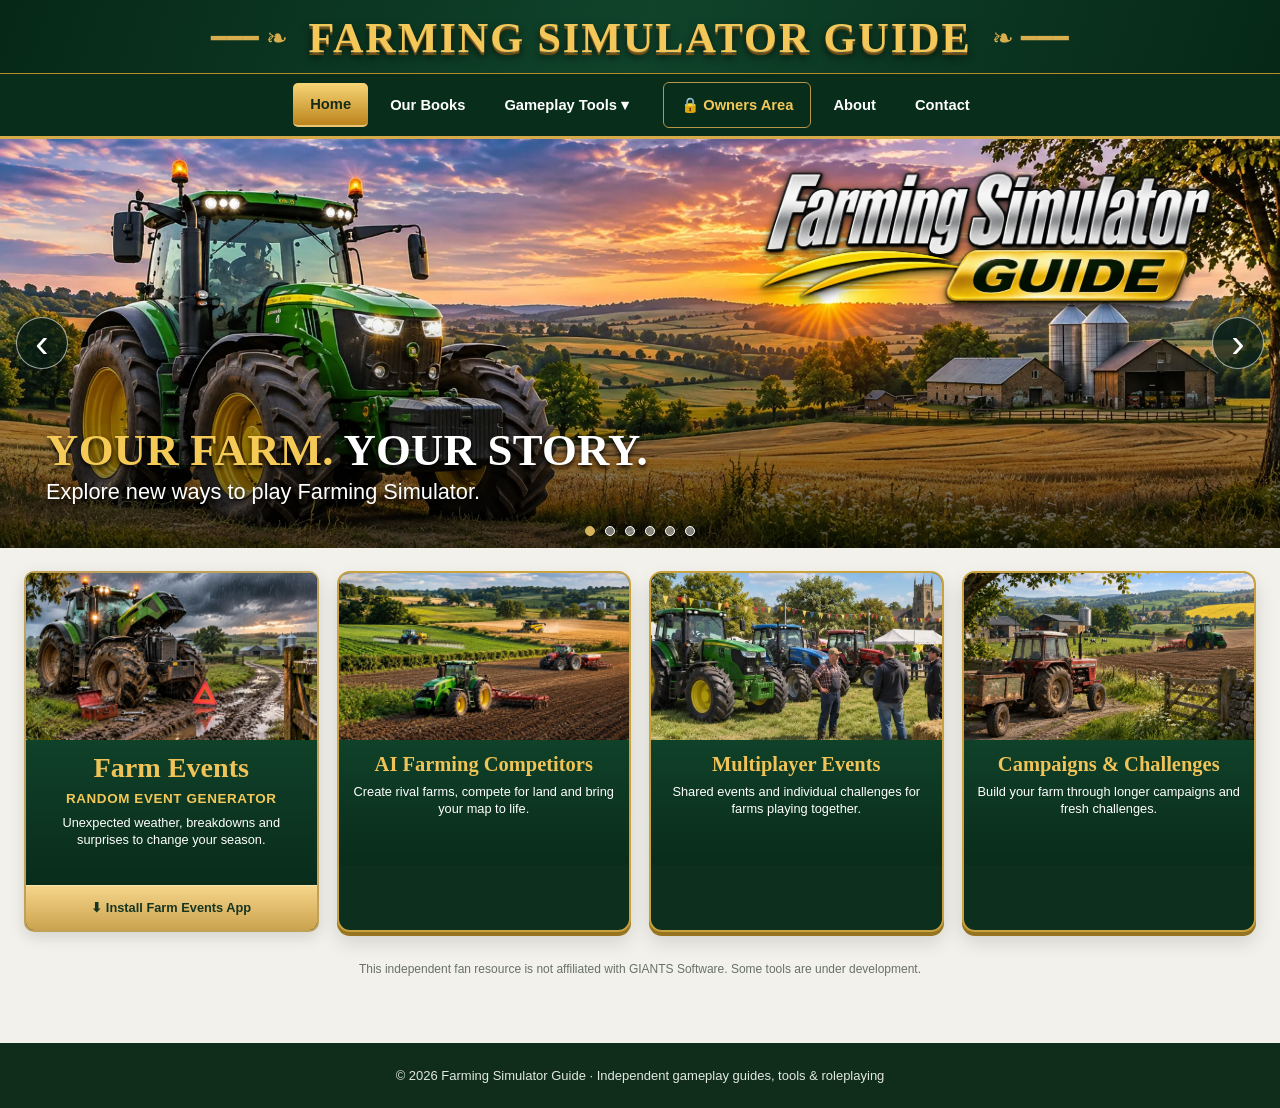
<file: index.html>
<!doctype html><html lang="en"><head><meta charset="utf-8"><meta name="viewport" content="width=device-width,initial-scale=1"><meta name="description" content="Farming Simulator Guide — gameplay tools, roleplaying guides and farming challenges."><title>Home | Farming Simulator Guide</title><link rel="stylesheet" href="style.css"><link rel="manifest" href="/manifest.webmanifest"><link rel="apple-touch-icon" href="/random-events/icons/icon-192.png"><meta name="theme-color" content="#062b1e"></head><body><header class="brand"><a href="index.html" aria-label="Farming Simulator Guide home"><span class="brand-line" aria-hidden="true">━━━ ❧</span><span class="brand-title">FARMING SIMULATOR GUIDE</span><span class="brand-line" aria-hidden="true">❧ ━━━</span></a></header><nav class="nav" aria-label="Main navigation"><a href="index.html">Home</a><a href="books.html">Our Books</a><div class="nav-menu"><button type="button" class="nav-toggle" aria-expanded="false">Gameplay Tools ▾</button><div class="nav-dropdown"><a href="farm-events-access.html">Farm Events</a><a href="ai-competitors.html">AI Farming Competitors</a><a href="multiplayer-events.html">Multiplayer Events</a></div></div><a href="book-owners.html" class="owners-nav-link">🔒 Owners Area</a><a href="about.html">About</a><a href="contact.html">Contact</a></nav><section class="slider" id="home" aria-label="Farming scenes slideshow"><div class="slide active first-slide" aria-hidden="false"><img class="slide-photo" src="assets/first-banner-no-stripe.webp" alt="Green tractor and countryside at sunset"><img class="hero-logo-image" src="assets/farming-simulator-guide-logo.png" alt="Farming Simulator Guide"><div class="caption"><h1><em>YOUR FARM.</em> YOUR STORY.</h1><p>Explore new ways to play Farming Simulator.</p></div></div><div class="slide " aria-hidden="true"><img class="slide-photo" src="assets/events.webp" alt="Fields and countryside"><div class="caption"><h1><em>MAKE EVERY SEASON</em> DIFFERENT</h1><p>New challenges. New opportunities. Every year.</p></div></div><div class="slide " aria-hidden="true"><img class="slide-photo" src="assets/competitors.webp" alt="Working farm landscape"><div class="caption"><h1><em>YOUR NEIGHBOURS.</em> YOUR RIVALS.</h1><p>Bring competing farms and changing fortunes to life.</p></div></div><div class="slide " aria-hidden="true"><img class="slide-photo" src="assets/books.webp" alt="Farm scene"><div class="caption"><h1><em>EXPECT THE</em> UNEXPECTED</h1><p>Random events can change the course of your farm.</p></div></div><div class="slide " aria-hidden="true"><img class="slide-photo" src="assets/owners.webp" alt="Rural farm"><div class="caption"><h1><em>BUILD YOUR FARMING</em> LEGACY</h1><p>Start small. Make decisions. Shape your future.</p></div></div><div class="slide " aria-hidden="true"><img class="slide-photo" src="assets/sixth-banner-clean.webp" alt="Green tractor on rolling farmland at sunset"><div class="caption"><h1><em>EVERY FARM</em> HAS A STORY</h1><p>Create a farming experience that is uniquely yours.</p></div></div><button class="slide-arrow previous" aria-label="Previous banner">‹</button><button class="slide-arrow next" aria-label="Next banner">›</button><div class="dots" aria-label="Select banner"></div></section><main id="tools"><div class="intro"><h2>Bring Your Farm to Life</h2><p>Realistic challenges, rival farmers and new ideas for every Farming Simulator season.</p></div><div class="grid"><div class="events-feature"><a class="tile" id="events" href="farm-events-access.html"><div class="pic"><img src="assets/box-events.webp" alt="Lightning storm and dramatic weather" loading="lazy"></div><div class="tile-copy"><h3>Farm Events</h3><div class="event-generator-label">RANDOM EVENT GENERATOR</div><p>Unexpected weather, breakdowns and surprises to change your season.</p></div></a><div class="home-install" id="homeInstallArea"><button class="home-install-button" type="button" id="installFreeApp">⬇ Install Farm Events App</button></div></div><a class="tile" id="competitors" href="ai-competitors.html"><div class="pic"><img src="assets/box-competitors.webp" alt="Neighbouring farms and agricultural machinery" loading="lazy"></div><div class="tile-copy"><h3>AI Farming Competitors</h3><p>Create rival farms, compete for land and bring your map to life.</p></div></a><a class="tile" id="guides" href="multiplayer-events.html"><div class="pic"><img src="assets/box-guides.webp" alt="Countryside farming scene" loading="lazy"></div><div class="tile-copy"><h3>Multiplayer Events</h3><p>Shared events and individual challenges for farms playing together.</p></div></a><a class="tile" id="campaigns" href="campaigns.html"><div class="pic"><img src="assets/box-campaigns.webp" alt="Older tractor and modern tractor working on neighbouring farms" loading="lazy"></div><div class="tile-copy"><h3>Campaigns &amp; Challenges</h3><p>Build your farm through longer campaigns and fresh challenges.</p></div></a></div><div class="install-help" id="installHelp" role="dialog" aria-modal="true" aria-labelledby="installHelpTitle" hidden><div class="install-help-panel"><h2 id="installHelpTitle">Install Farm Events</h2><p id="installHelpMessage"></p><button type="button" id="installHelpClose">Close</button></div></div><p class="note">This independent fan resource is not affiliated with GIANTS Software. Some tools are under development.</p></main><footer>© 2026 Farming Simulator Guide · Independent gameplay guides, tools &amp; roleplaying</footer><script src="slideshow.js" defer></script><script>document.querySelectorAll(".nav a").forEach(a=>{if(a.getAttribute("href")===location.pathname.split("/").pop()||(location.pathname.endsWith("/")&&a.getAttribute("href")==="index.html"))a.setAttribute("aria-current","page")})</script><script src="navigation.js" defer></script><script id="install-app-script">(function(){
let deferredPrompt=null;
const area=document.getElementById('homeInstallArea'),button=document.getElementById('installFreeApp'),dialog=document.getElementById('installHelp'),message=document.getElementById('installHelpMessage'),close=document.getElementById('installHelpClose');
const standalone=()=>window.matchMedia('(display-mode: standalone)').matches||navigator.standalone===true;
if(standalone())area.hidden=true;
window.addEventListener('beforeinstallprompt',event=>{event.preventDefault();deferredPrompt=event;});
window.addEventListener('appinstalled',()=>{deferredPrompt=null;area.hidden=true;});
function dismiss(){dialog.hidden=true;button.focus();}
close.addEventListener('click',dismiss);dialog.addEventListener('click',e=>{if(e.target===dialog)dismiss()});document.addEventListener('keydown',e=>{if(e.key==='Escape'&&!dialog.hidden)dismiss()});
button.addEventListener('click',async()=>{
if(deferredPrompt){const prompt=deferredPrompt;deferredPrompt=null;try{await prompt.prompt();const result=await prompt.userChoice;if(result?.outcome==='accepted')area.hidden=true;}catch(e){console.warn('Install prompt unavailable',e)}return;}
if(standalone())message.textContent='You are already using the installed app.';
else if(/iphone|ipad|ipod/i.test(navigator.userAgent))message.textContent='In Safari, tap Share, then Add to Home Screen.';
else if(/android/i.test(navigator.userAgent))message.textContent='In Chrome, tap the three-dot menu (⋮), then choose Install app or Add to Home screen.';
else message.textContent='In Chrome or Edge, use the browser menu and choose Install Farm Events or Install app. The available option depends on your browser.';
dialog.hidden=false;close.focus();
});
})();</script></body></html>
</file>
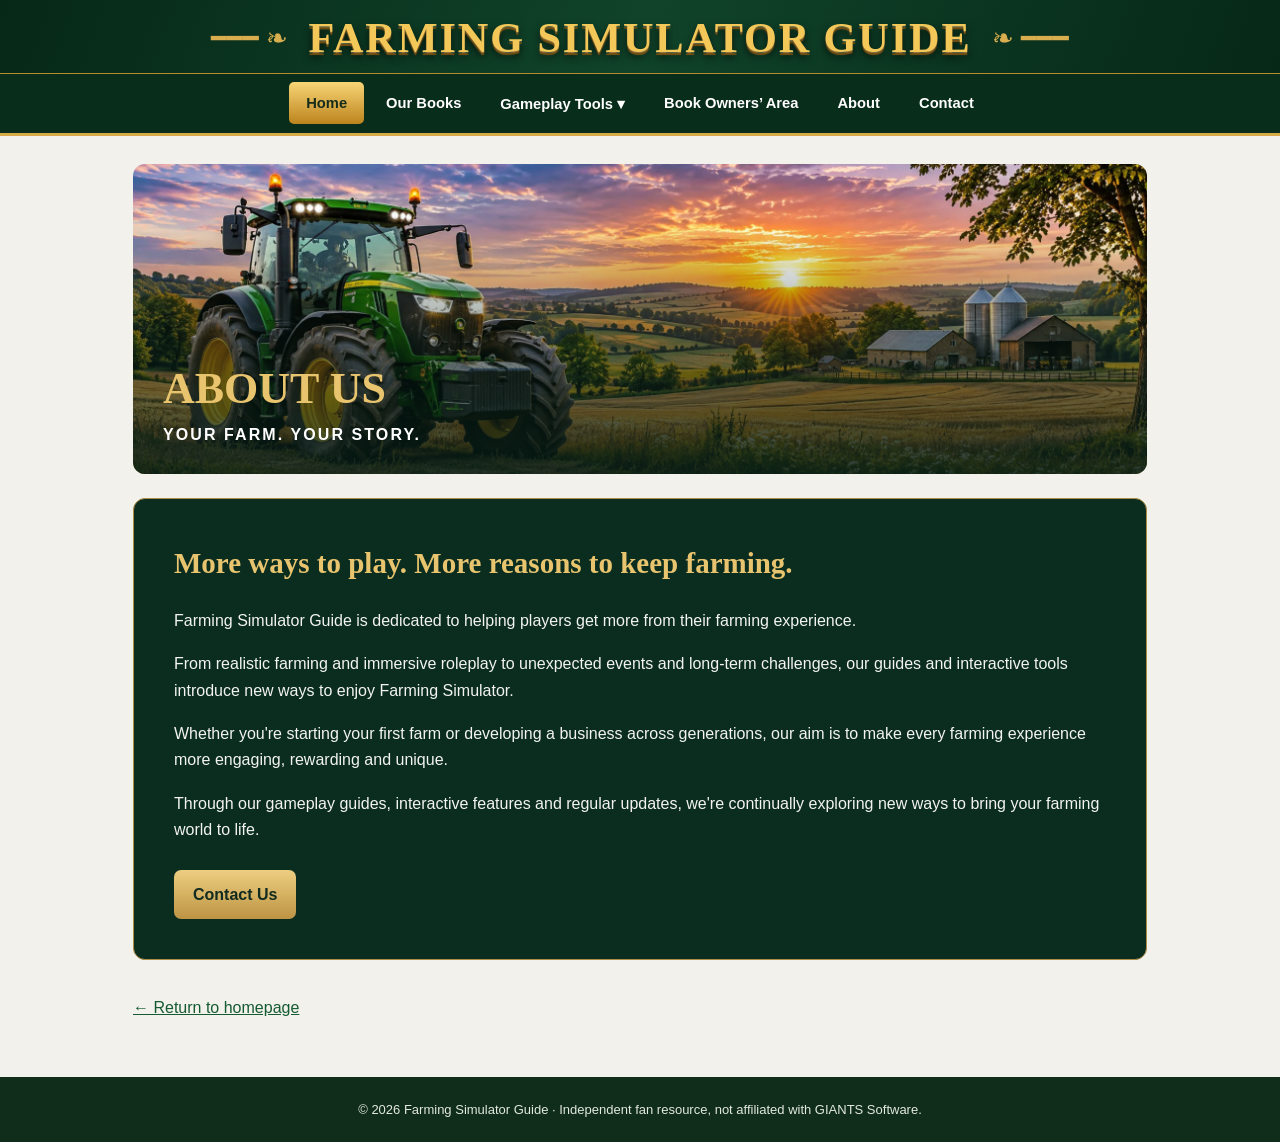
<file: about.html>
<!doctype html><html lang="en"><head><meta charset="utf-8"><meta name="viewport" content="width=device-width,initial-scale=1"><title>About Us | Farming Simulator Guide</title><link rel="stylesheet" href="style.css"></head><body><header class="brand"><a href="index.html" aria-label="Farming Simulator Guide home"><span class="brand-line" aria-hidden="true">━━━ ❧</span><span class="brand-title">FARMING SIMULATOR GUIDE</span><span class="brand-line" aria-hidden="true">❧ ━━━</span></a></header><nav class="nav" aria-label="Main navigation"><a href="index.html">Home</a><a href="books.html">Our Books</a><div class="nav-menu"><button type="button" class="nav-toggle" aria-expanded="false">Gameplay Tools ▾</button><div class="nav-dropdown"><a href="random-events/index.html">Random Events</a><a href="ai-competitors.html">AI Farming Competitors</a><a href="gameplay-guides.html">Gameplay Guides</a></div></div><a href="book-owners.html">Book Owners’ Area</a><a href="about.html">About</a><a href="contact.html">Contact</a></nav><main class="inner info-page">
<section class="info-hero"><img src="assets/first-banner-no-stripe.webp" alt="Farming countryside at sunset"><div class="info-hero-title"><h1>ABOUT US</h1><p>YOUR FARM. YOUR STORY.</p></div></section>
<section class="info-panel">
<h2>More ways to play. More reasons to keep farming.</h2>
<p>Farming Simulator Guide is dedicated to helping players get more from their farming experience.</p>
<p>From realistic farming and immersive roleplay to unexpected events and long-term challenges, our guides and interactive tools introduce new ways to enjoy Farming Simulator.</p>
<p>Whether you're starting your first farm or developing a business across generations, our aim is to make every farming experience more engaging, rewarding and unique.</p>
<p>Through our gameplay guides, interactive features and regular updates, we're continually exploring new ways to bring your farming world to life.</p>
<div class="info-actions"><a href="contact.html">Contact Us</a></div>
</section><a class="home-link" href="index.html">← Return to homepage</a></main><footer>© 2026 Farming Simulator Guide · Independent fan resource, not affiliated with GIANTS Software.</footer><script src="navigation.js" defer></script></body></html>
</file>
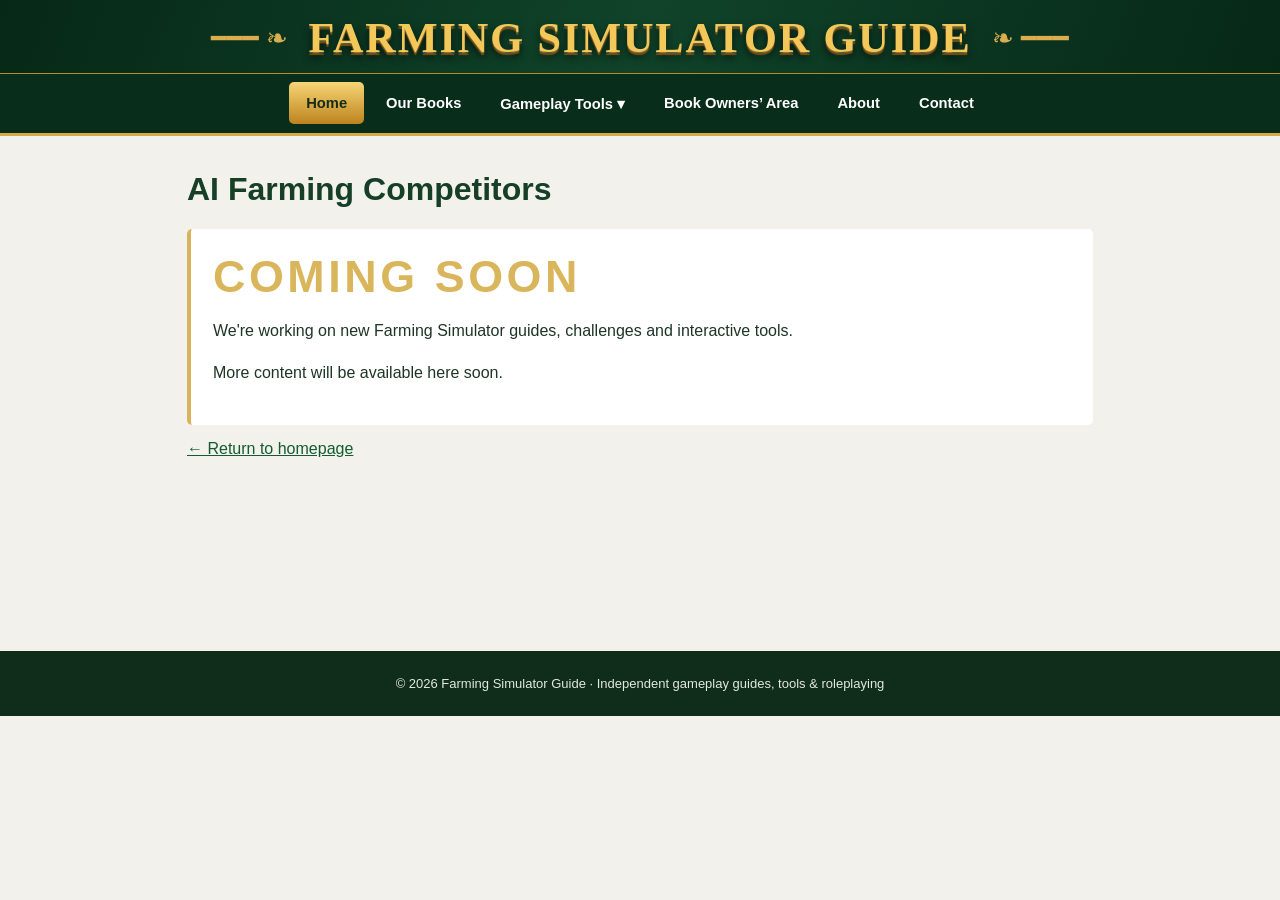
<file: ai-competitors.html>
<!doctype html><html lang="en"><head><meta charset="utf-8"><meta name="viewport" content="width=device-width,initial-scale=1"><meta name="description" content="Farming Simulator Guide — gameplay tools, roleplaying guides and farming challenges."><title>AI Farming Competitors | Farming Simulator Guide</title><link rel="stylesheet" href="style.css"></head><body><header class="brand"><a href="index.html" aria-label="Farming Simulator Guide home"><span class="brand-line" aria-hidden="true">━━━ ❧</span><span class="brand-title">FARMING SIMULATOR GUIDE</span><span class="brand-line" aria-hidden="true">❧ ━━━</span></a></header><nav class="nav" aria-label="Main navigation"><a href="index.html">Home</a><a href="books.html">Our Books</a><div class="nav-menu"><button type="button" class="nav-toggle" aria-expanded="false">Gameplay Tools ▾</button><div class="nav-dropdown"><a href="random-events/index.html">Random Events</a><a href="ai-competitors.html">AI Farming Competitors</a><a href="gameplay-guides.html">Gameplay Guides</a></div></div><a href="book-owners.html">Book Owners’ Area</a><a href="about.html">About</a><a href="contact.html">Contact</a></nav><main class="inner"><h1>AI Farming Competitors</h1><div class="coming"><h2 style="color:#d9b65b;font-size:clamp(1.7rem,4vw,2.8rem);margin:0 0 14px;letter-spacing:.08em">COMING SOON</h2><p>We're working on new Farming Simulator guides, challenges and interactive tools.</p><p>More content will be available here soon.</p></div><a class="home-link" href="index.html">← Return to homepage</a></main><footer>© 2026 Farming Simulator Guide · Independent gameplay guides, tools &amp; roleplaying</footer><script>document.querySelectorAll(".nav a").forEach(a=>{if(a.getAttribute("href")===location.pathname.split("/").pop()||(location.pathname.endsWith("/")&&a.getAttribute("href")==="index.html"))a.setAttribute("aria-current","page")})</script><script src="navigation.js" defer></script></body></html>
</file>
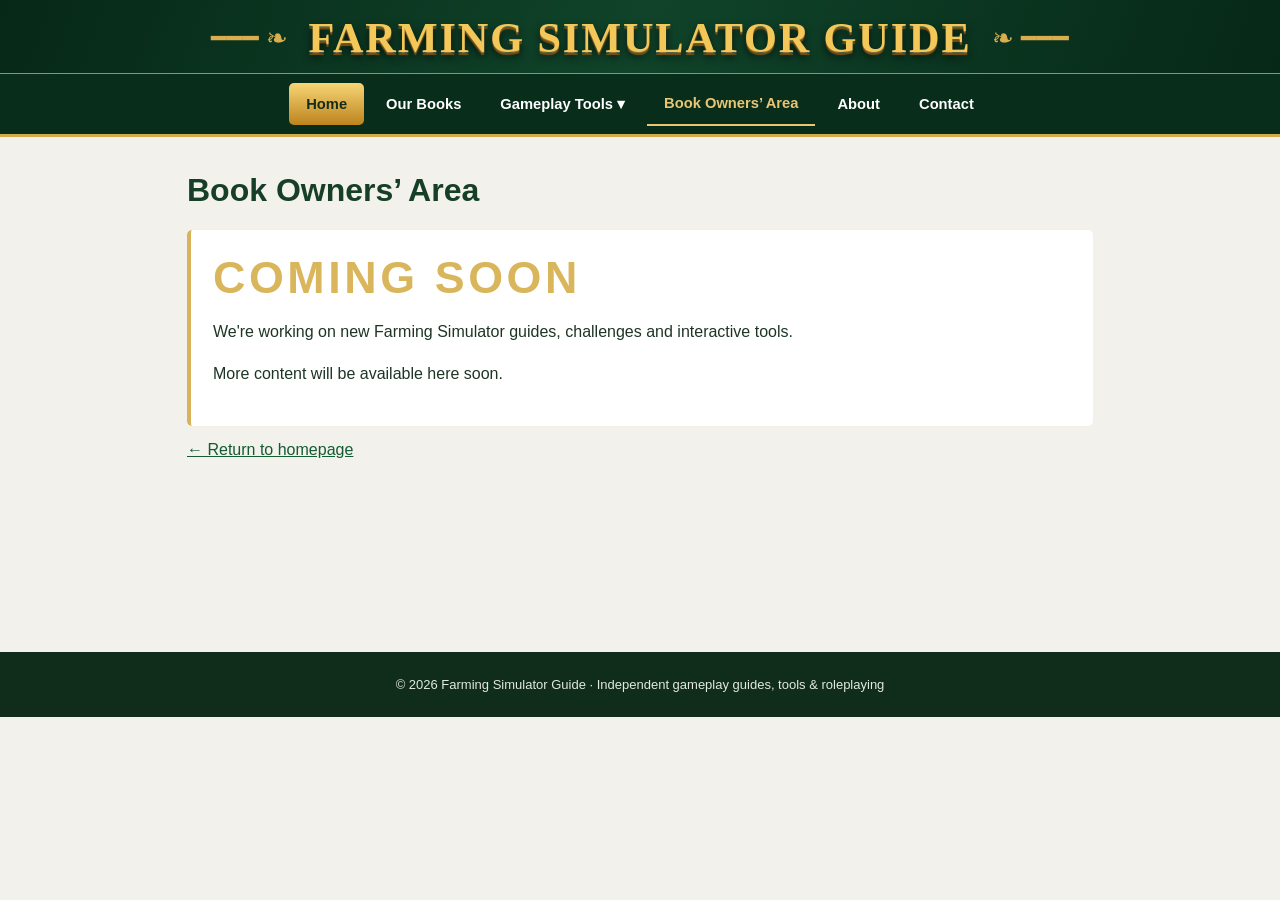
<file: book-owners.html>
<!doctype html><html lang="en"><head><meta charset="utf-8"><meta name="viewport" content="width=device-width,initial-scale=1"><meta name="description" content="Farming Simulator Guide — gameplay tools, roleplaying guides and farming challenges."><title>Book Owners’ Area | Farming Simulator Guide</title><link rel="stylesheet" href="style.css"></head><body><header class="brand"><a href="index.html" aria-label="Farming Simulator Guide home"><span class="brand-line" aria-hidden="true">━━━ ❧</span><span class="brand-title">FARMING SIMULATOR GUIDE</span><span class="brand-line" aria-hidden="true">❧ ━━━</span></a></header><nav class="nav" aria-label="Main navigation"><a href="index.html">Home</a><a href="books.html">Our Books</a><div class="nav-menu"><button type="button" class="nav-toggle" aria-expanded="false">Gameplay Tools ▾</button><div class="nav-dropdown"><a href="random-events/index.html">Random Events</a><a href="ai-competitors.html">AI Farming Competitors</a><a href="gameplay-guides.html">Gameplay Guides</a></div></div><a href="book-owners.html">Book Owners’ Area</a><a href="about.html">About</a><a href="contact.html">Contact</a></nav><main class="inner"><h1>Book Owners’ Area</h1><div class="coming"><h2 style="color:#d9b65b;font-size:clamp(1.7rem,4vw,2.8rem);margin:0 0 14px;letter-spacing:.08em">COMING SOON</h2><p>We're working on new Farming Simulator guides, challenges and interactive tools.</p><p>More content will be available here soon.</p></div><a class="home-link" href="index.html">← Return to homepage</a></main><footer>© 2026 Farming Simulator Guide · Independent gameplay guides, tools &amp; roleplaying</footer><script>document.querySelectorAll(".nav a").forEach(a=>{if(a.getAttribute("href")===location.pathname.split("/").pop()||(location.pathname.endsWith("/")&&a.getAttribute("href")==="index.html"))a.setAttribute("aria-current","page")})</script><script src="navigation.js" defer></script></body></html>
</file>
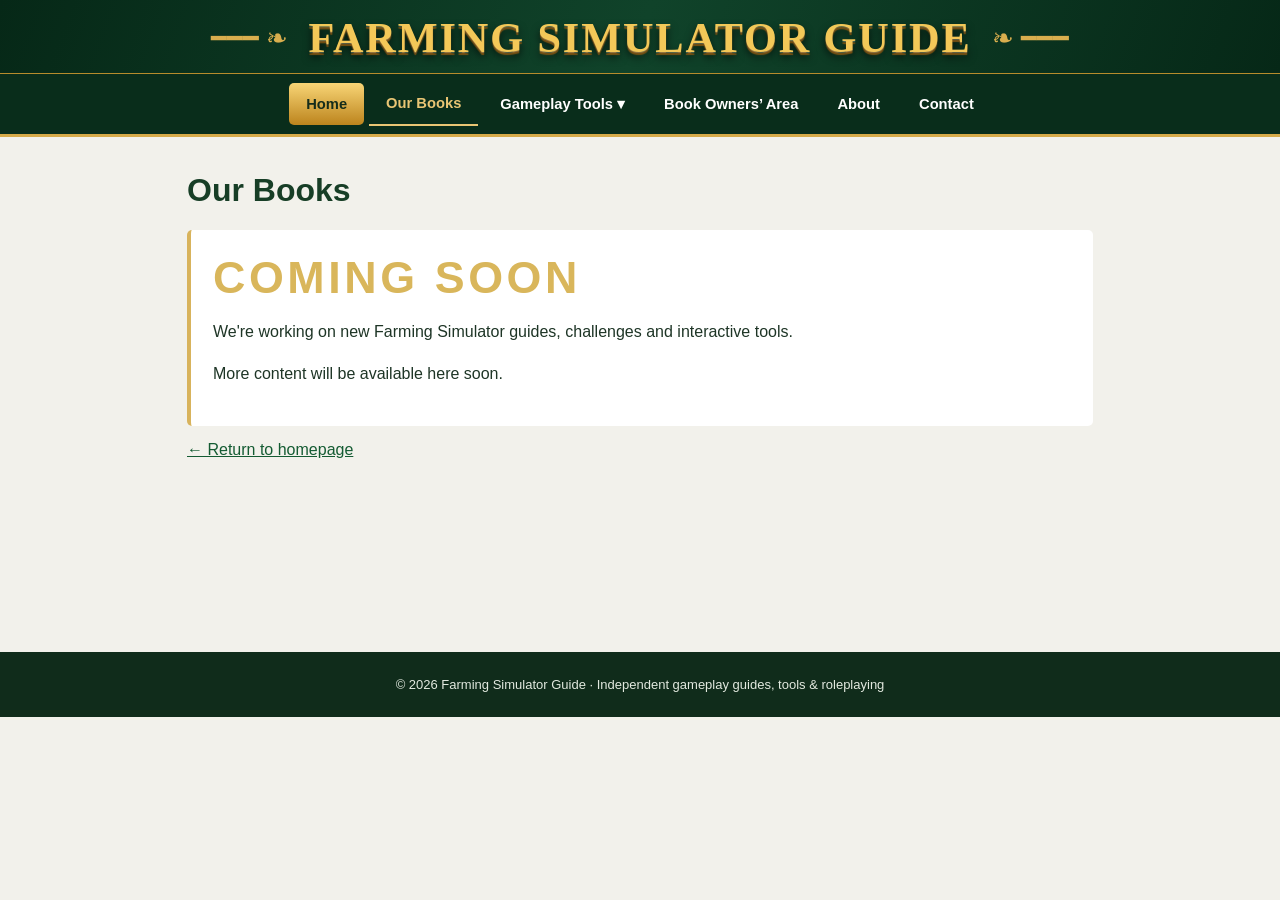
<file: books.html>
<!doctype html><html lang="en"><head><meta charset="utf-8"><meta name="viewport" content="width=device-width,initial-scale=1"><meta name="description" content="Farming Simulator Guide — gameplay tools, roleplaying guides and farming challenges."><title>Our Books | Farming Simulator Guide</title><link rel="stylesheet" href="style.css"></head><body><header class="brand"><a href="index.html" aria-label="Farming Simulator Guide home"><span class="brand-line" aria-hidden="true">━━━ ❧</span><span class="brand-title">FARMING SIMULATOR GUIDE</span><span class="brand-line" aria-hidden="true">❧ ━━━</span></a></header><nav class="nav" aria-label="Main navigation"><a href="index.html">Home</a><a href="books.html">Our Books</a><div class="nav-menu"><button type="button" class="nav-toggle" aria-expanded="false">Gameplay Tools ▾</button><div class="nav-dropdown"><a href="random-events/index.html">Random Events</a><a href="ai-competitors.html">AI Farming Competitors</a><a href="gameplay-guides.html">Gameplay Guides</a></div></div><a href="book-owners.html">Book Owners’ Area</a><a href="about.html">About</a><a href="contact.html">Contact</a></nav><main class="inner"><h1>Our Books</h1><div class="coming"><h2 style="color:#d9b65b;font-size:clamp(1.7rem,4vw,2.8rem);margin:0 0 14px;letter-spacing:.08em">COMING SOON</h2><p>We're working on new Farming Simulator guides, challenges and interactive tools.</p><p>More content will be available here soon.</p></div><a class="home-link" href="index.html">← Return to homepage</a></main><footer>© 2026 Farming Simulator Guide · Independent gameplay guides, tools &amp; roleplaying</footer><script>document.querySelectorAll(".nav a").forEach(a=>{if(a.getAttribute("href")===location.pathname.split("/").pop()||(location.pathname.endsWith("/")&&a.getAttribute("href")==="index.html"))a.setAttribute("aria-current","page")})</script><script src="navigation.js" defer></script></body></html>
</file>
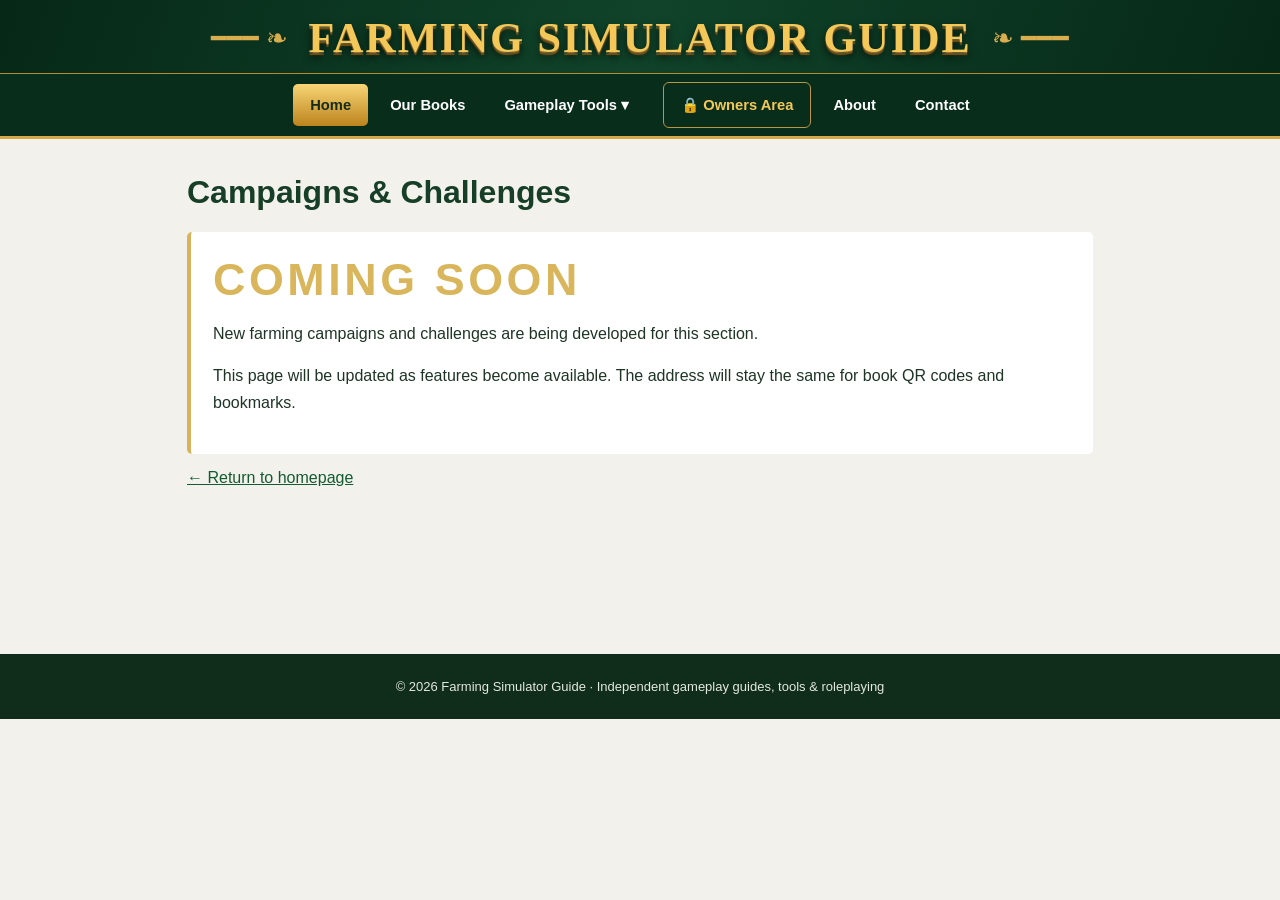
<file: campaigns.html>
<!doctype html><html lang="en"><head><meta charset="utf-8"><meta name="viewport" content="width=device-width,initial-scale=1"><meta name="description" content="Farming Simulator Guide — gameplay tools, roleplaying guides and farming challenges."><title>Campaigns &amp; Challenges | Farming Simulator Guide</title><link rel="stylesheet" href="style.css"></head><body><header class="brand"><a href="index.html" aria-label="Farming Simulator Guide home"><span class="brand-line" aria-hidden="true">━━━ ❧</span><span class="brand-title">FARMING SIMULATOR GUIDE</span><span class="brand-line" aria-hidden="true">❧ ━━━</span></a></header><nav class="nav" aria-label="Main navigation"><a href="index.html">Home</a><a href="books.html">Our Books</a><div class="nav-menu"><button type="button" class="nav-toggle" aria-expanded="false">Gameplay Tools ▾</button><div class="nav-dropdown"><a href="random-events/index.html">Random Events</a><a href="ai-competitors.html">AI Farming Competitors</a><a href="gameplay-guides.html">Gameplay Guides</a></div></div><a href="book-owners.html" class="owners-nav-link">🔒 Owners Area</a><a href="about.html">About</a><a href="contact.html">Contact</a></nav><main class="inner"><h1>Campaigns &amp; Challenges</h1><div class="coming"><h2 style="color:#d9b65b;font-size:clamp(1.7rem,4vw,2.8rem);margin:0 0 14px;letter-spacing:.08em">COMING SOON</h2><p>New farming campaigns and challenges are being developed for this section.</p><p>This page will be updated as features become available. The address will stay the same for book QR codes and bookmarks.</p></div><a class="home-link" href="index.html">← Return to homepage</a></main><footer>© 2026 Farming Simulator Guide · Independent gameplay guides, tools &amp; roleplaying</footer><script>document.querySelectorAll(".nav a").forEach(a=>{if(a.getAttribute("href")===location.pathname.split("/").pop()||(location.pathname.endsWith("/")&&a.getAttribute("href")==="index.html"))a.setAttribute("aria-current","page")})</script><script src="navigation.js" defer></script></body></html>
</file>
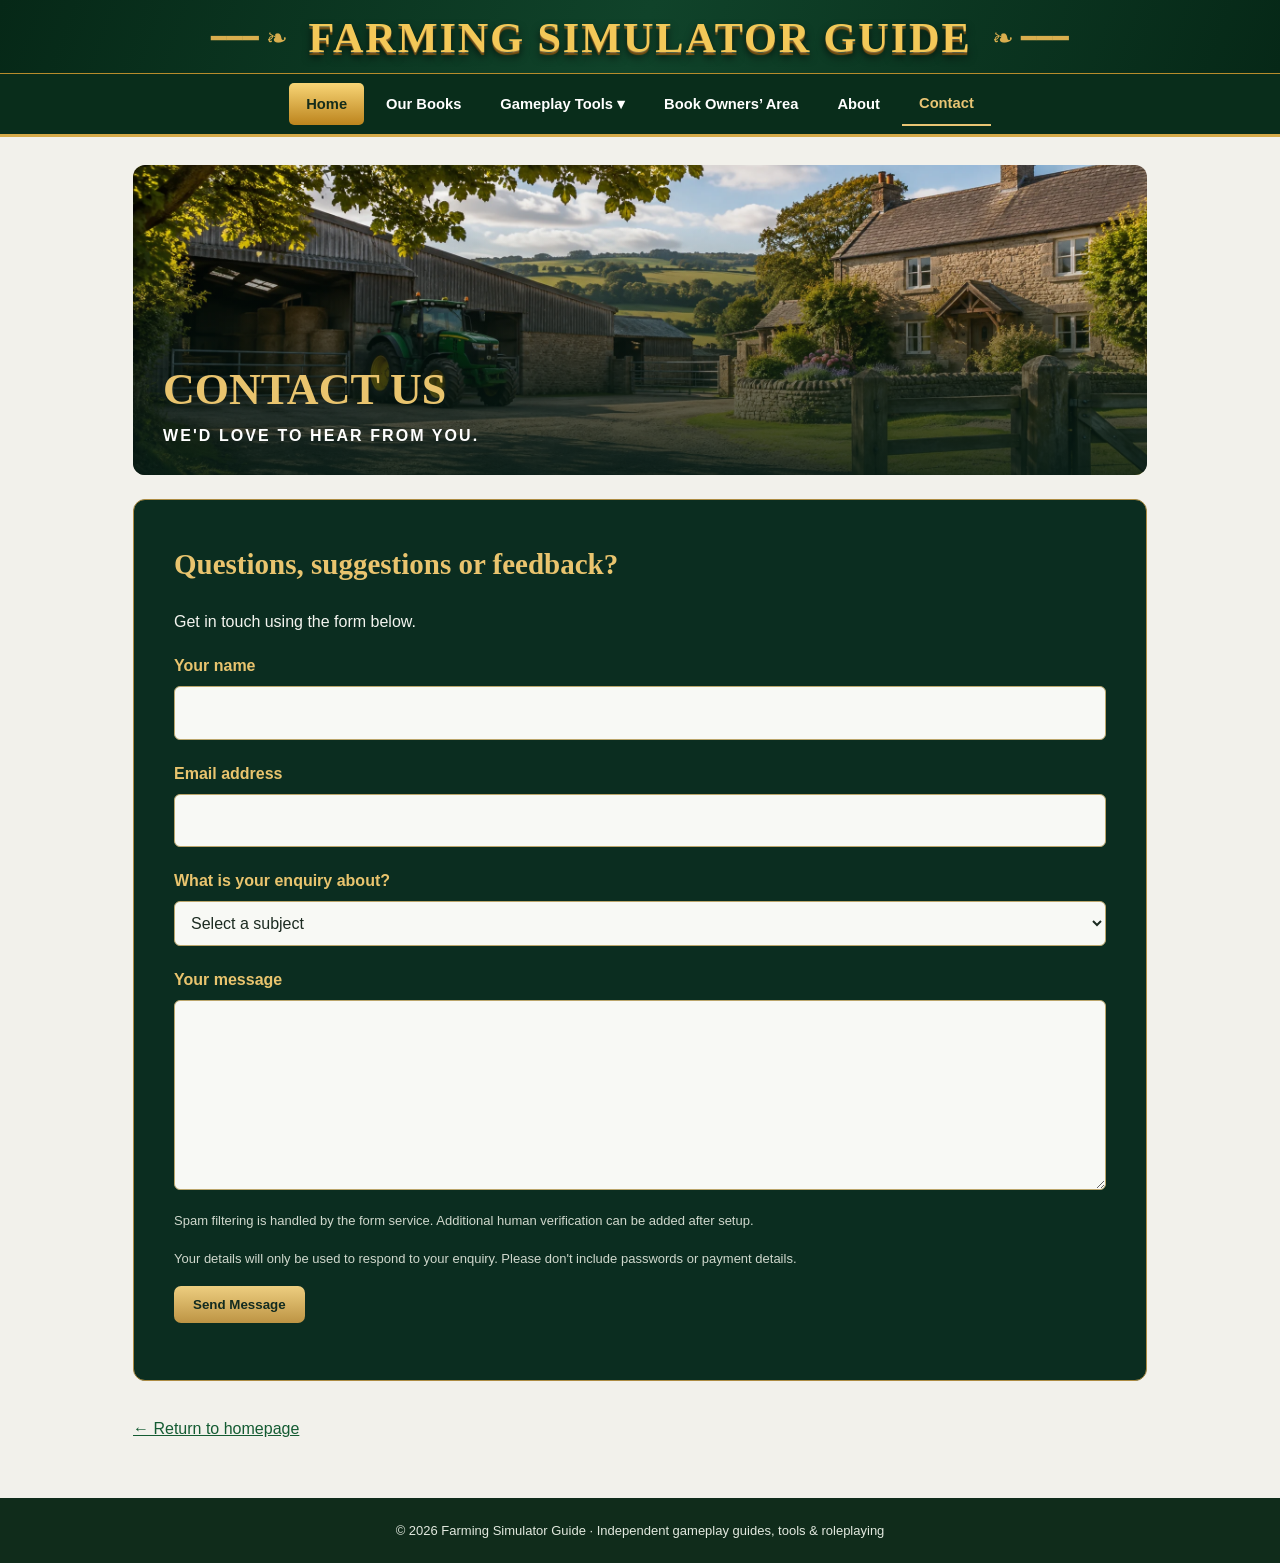
<file: contact.html>
<!doctype html><html lang="en"><head><meta charset="utf-8"><meta name="viewport" content="width=device-width,initial-scale=1"><meta name="description" content="Farming Simulator Guide — gameplay tools, roleplaying guides and farming challenges."><title>Contact Us | Farming Simulator Guide</title><link rel="stylesheet" href="style.css"></head><body><header class="brand"><a href="index.html" aria-label="Farming Simulator Guide home"><span class="brand-line" aria-hidden="true">━━━ ❧</span><span class="brand-title">FARMING SIMULATOR GUIDE</span><span class="brand-line" aria-hidden="true">❧ ━━━</span></a></header><nav class="nav" aria-label="Main navigation"><a href="index.html">Home</a><a href="books.html">Our Books</a><div class="nav-menu"><button type="button" class="nav-toggle" aria-expanded="false">Gameplay Tools ▾</button><div class="nav-dropdown"><a href="random-events/index.html">Random Events</a><a href="ai-competitors.html">AI Farming Competitors</a><a href="gameplay-guides.html">Gameplay Guides</a></div></div><a href="book-owners.html">Book Owners’ Area</a><a href="about.html">About</a><a href="contact.html">Contact</a></nav><main class="inner info-page">
<section class="info-hero"><img src="assets/contact-farmyard.webp" alt="Welcoming country farmyard with farmhouse and tractor"><div class="info-hero-title"><h1>CONTACT US</h1><p>WE'D LOVE TO HEAR FROM YOU.</p></div></section>
<section class="info-panel">
<h2>Questions, suggestions or feedback?</h2><p>Get in touch using the form below.</p>
<form id="contactForm" action="https://formspree.io/f/xrpqpjdd" method="POST">
<div class="form-row"><label for="contactName">Your name</label><input id="contactName" name="name" autocomplete="name" required maxlength="100"></div>
<div class="form-row"><label for="contactEmail">Email address</label><input id="contactEmail" name="email" type="email" autocomplete="email" required maxlength="254"></div>
<div class="form-row"><label for="contactSubject">What is your enquiry about?</label><select id="contactSubject" name="subject" required><option value="">Select a subject</option><option>General Enquiry</option><option>Farm Events</option><option>Book Owners &amp; Access</option><option>Report a Problem</option><option>Suggest a Feature</option><option>Other</option></select></div>
<div class="form-row"><label for="contactMessage">Your message</label><textarea id="contactMessage" name="message" rows="6" required maxlength="5000"></textarea></div>
<p class="contact-note">Spam filtering is handled by the form service. Additional human verification can be added after setup.</p>
<p class="contact-note">Your details will only be used to respond to your enquiry. Please don't include passwords or payment details.</p>
<button id="contactSubmit" type="submit">Send Message</button>
<p id="contactStatus" role="status" aria-live="polite"></p>
</form>
</section><a class="home-link" href="index.html">← Return to homepage</a></main><footer>© 2026 Farming Simulator Guide · Independent gameplay guides, tools &amp; roleplaying</footer><script>document.querySelectorAll(".nav a").forEach(a=>{if(a.getAttribute("href")===location.pathname.split("/").pop()||(location.pathname.endsWith("/")&&a.getAttribute("href")==="index.html"))a.setAttribute("aria-current","page")})</script><script src="navigation.js" defer></script><script src="contact-form.js" defer></script></body></html>
</file>
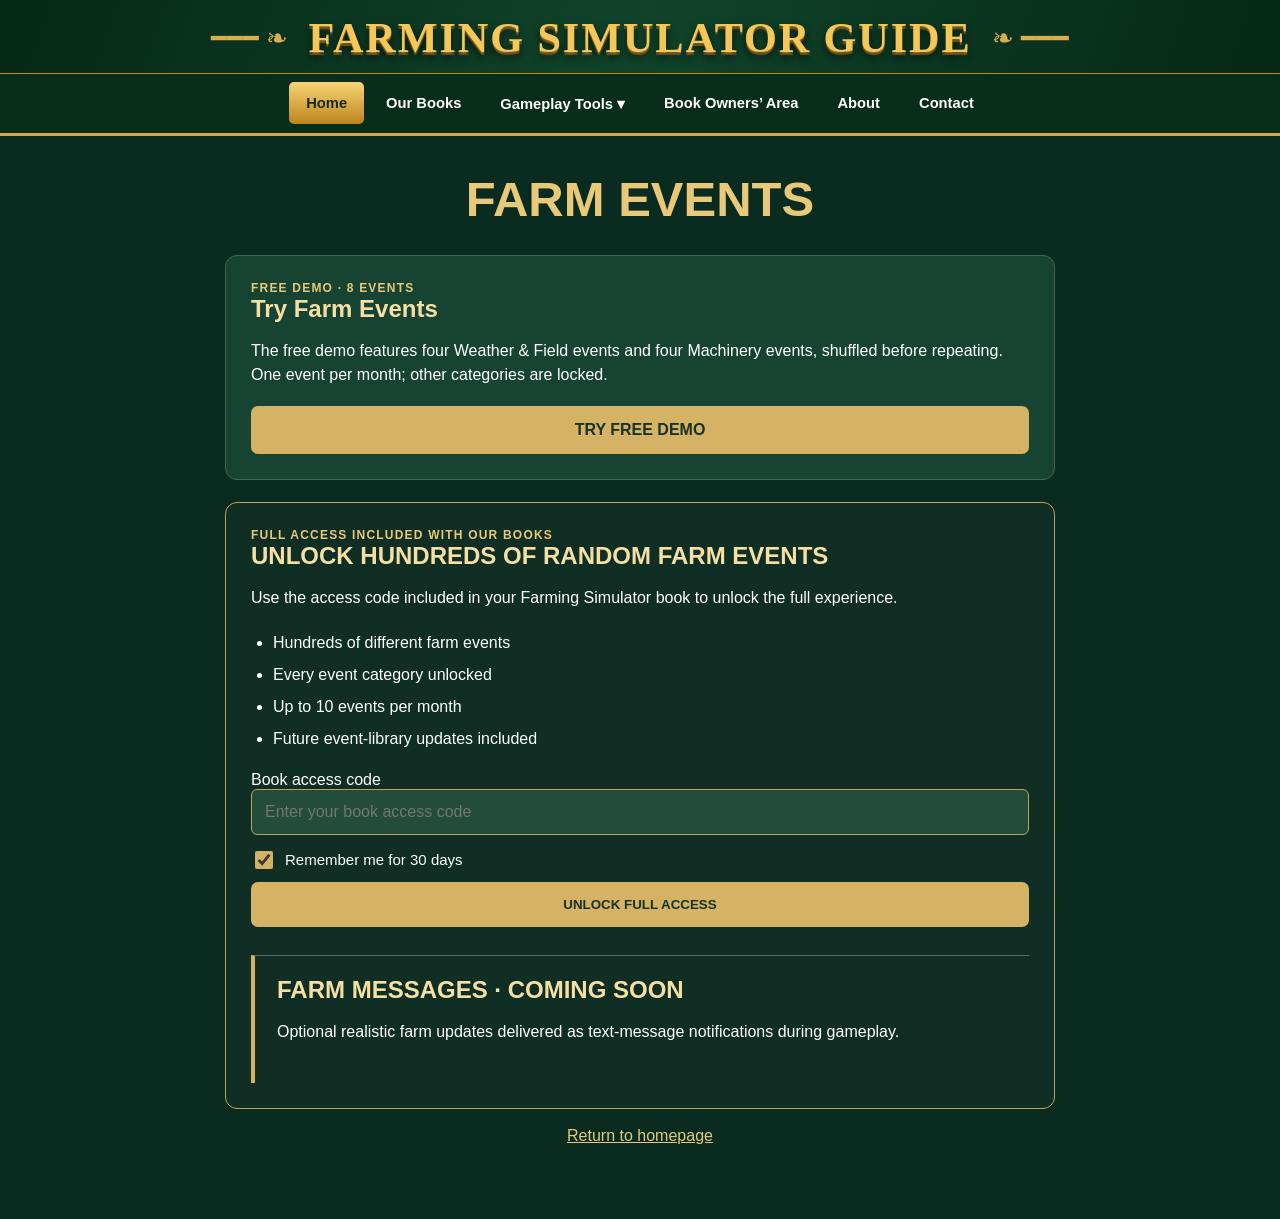
<file: farm-events-access.html>
<!doctype html><html lang="en"><head><meta charset="utf-8"><meta name="viewport" content="width=device-width,initial-scale=1"><title>Farm Events Access | Farming Simulator Guide</title><link rel="stylesheet" href="style.css"><style>
body{background:#092b20;color:#fff;font-family:Arial,sans-serif;margin:0} .access{max-width:830px;margin:35px auto 70px;padding:0 18px}.access h1{text-align:center;color:#e8c879;font-size:clamp(30px,6vw,49px);margin-bottom:8px}.intro{text-align:center;color:#e4d7ad}.access-grid{display:grid;gap:22px;margin-top:28px}.access-card{background:#174432;border-radius:12px;padding:25px;border:1px solid #41684f}.access-card.full{background:#102e23;border-color:#bfa25d}.access h2{margin:0 0 12px;color:#f4e0a4}.access p{line-height:1.55}.access ul{line-height:2;padding-left:22px}.access .cta{display:block;text-align:center;background:#d6b364;color:#173324;text-decoration:none;padding:15px;border-radius:7px;font-weight:700;margin-top:18px}.access .note{color:#e1d7bf;font-size:13px}.access .tag{font-size:12px;letter-spacing:1.2px;color:#e8c879;font-weight:700}.access .coming{background:transparent!important;color:#fff!important;border-top:1px solid #507158;margin-top:20px;padding-top:20px;border-radius:0;box-shadow:none}.access .coming h2{color:#f4e0a4!important}.access .coming p{color:#fff!important}.access .code{width:100%;box-sizing:border-box;background:#244c3a;color:#fff;border:1px solid #bfa25d;border-radius:6px;padding:13px;font-size:16px}.access .disabled{opacity:.65;cursor:not-allowed;border:0;width:100%;padding:15px;background:#d6b364;color:#173324;font-weight:700;border-radius:7px;margin-top:10px} .brandline{text-align:center;padding:23px 10px;background:#06251b;border-bottom:2px solid #9d8041;color:#dfc57f;letter-spacing:2px;font-weight:bold}.access{box-sizing:content-box}.return{text-align:center;margin-top:15px}.return a{color:#e8c879}</style></head><body>
<header class="brand"><a href="index.html" aria-label="Farming Simulator Guide home"><span class="brand-line" aria-hidden="true">━━━ ❧</span><span class="brand-title">FARMING SIMULATOR GUIDE</span><span class="brand-line" aria-hidden="true">❧ ━━━</span></a></header><nav class="nav" aria-label="Main navigation"><a href="index.html">Home</a><a href="books.html">Our Books</a><div class="nav-menu"><button type="button" class="nav-toggle" aria-expanded="false">Gameplay Tools ▾</button><div class="nav-dropdown"><a href="farm-events-access.html">Farm Events</a><a href="ai-competitors.html">AI Farming Competitors</a><a href="multiplayer-events.html">Multiplayer Events</a></div></div><a href="book-owners.html">Book Owners’ Area</a><a href="about.html">About</a><a href="contact.html">Contact</a></nav><main class="access"><h1>FARM EVENTS</h1><p class="intro">Bring your farm to life with realistic random events.</p>
<div class="access-grid"><section class="access-card"><div class="tag">FREE DEMO · 8 EVENTS</div><h2>Try Farm Events</h2><p>The free demo features four Weather &amp; Field events and four Machinery events, shuffled before repeating. One event per month; other categories are locked.</p><a class="cta" href="random-events/demo.html">TRY FREE DEMO</a></section>
<section class="access-card full"><div class="tag">FULL ACCESS INCLUDED WITH OUR BOOKS</div><h2>UNLOCK HUNDREDS OF RANDOM FARM EVENTS</h2><p>Use the access code included in your Farming Simulator book to unlock the full experience.</p><ul><li>Hundreds of different farm events</li><li>Every event category unlocked</li><li>Up to 10 events per month</li><li>Future event-library updates included</li></ul><label for="book-code">Book access code</label><input id="book-code" class="code" placeholder="Enter your book access code" autocomplete="off"><label style="display:flex;align-items:center;gap:9px;margin-top:13px;color:#fff;font-size:15px"><input type="checkbox" id="remember-access" checked style="width:18px;height:18px;accent-color:#d6b364">Remember me for 30 days</label><button class="disabled" id="unlock" type="button" style="opacity:1;cursor:pointer">UNLOCK FULL ACCESS</button><p id="unlock-status" role="status" class="note" aria-live="polite"></p><div class="coming"><h2>FARM MESSAGES · COMING SOON</h2><p>Optional realistic farm updates delivered as text-message notifications during gameplay.</p></div></section></div><p class="return"><a href="index.html">Return to homepage</a></p></main><script>
(function(){
const input=document.getElementById('book-code');
const status=document.getElementById('unlock-status');
const remember=document.getElementById('remember-access');
const KEY='fsg-farm-events-remember-until';
const LEGACY='fsg-book-demo-access';
const THIRTY_DAYS=30*24*60*60*1000;
const params=new URLSearchParams(location.search);
if(params.has('logout')){
  try{localStorage.removeItem(KEY);localStorage.removeItem(LEGACY);
      sessionStorage.removeItem('fsg-farm-events-session');}catch(e){}
  history.replaceState(null,'',location.pathname);
  status.textContent='You have logged out of Farm Events.';
}else{
  try{
    const until=Number(localStorage.getItem(KEY));
    const session=sessionStorage.getItem('fsg-farm-events-session')==='yes';
    if((Number.isFinite(until)&&until>Date.now())||session){
      location.replace('random-events/index.html');
      return;
    }
    if(until) localStorage.removeItem(KEY);
  }catch(e){}
}
function unlock(){
  if(input.value.trim().replace(/\\s+/g,' ').toUpperCase()==='MY FARM'){
    try{
      localStorage.setItem(LEGACY,'yes');
      if(remember.checked){
        localStorage.setItem(KEY,String(Date.now()+THIRTY_DAYS));
        sessionStorage.removeItem('fsg-farm-events-session');
      }else{
        localStorage.removeItem(KEY);
        sessionStorage.setItem('fsg-farm-events-session','yes');
      }
    }catch(e){}
    location.href='random-events/index.html';
  }else{
    status.textContent='That access code is not recognised. Please try again.';
  }
}
document.getElementById('unlock').addEventListener('click',unlock);
input.addEventListener('keydown',e=>{if(e.key==='Enter')unlock()});
})();</script><script src="navigation.js"></script></body></html>
</file>
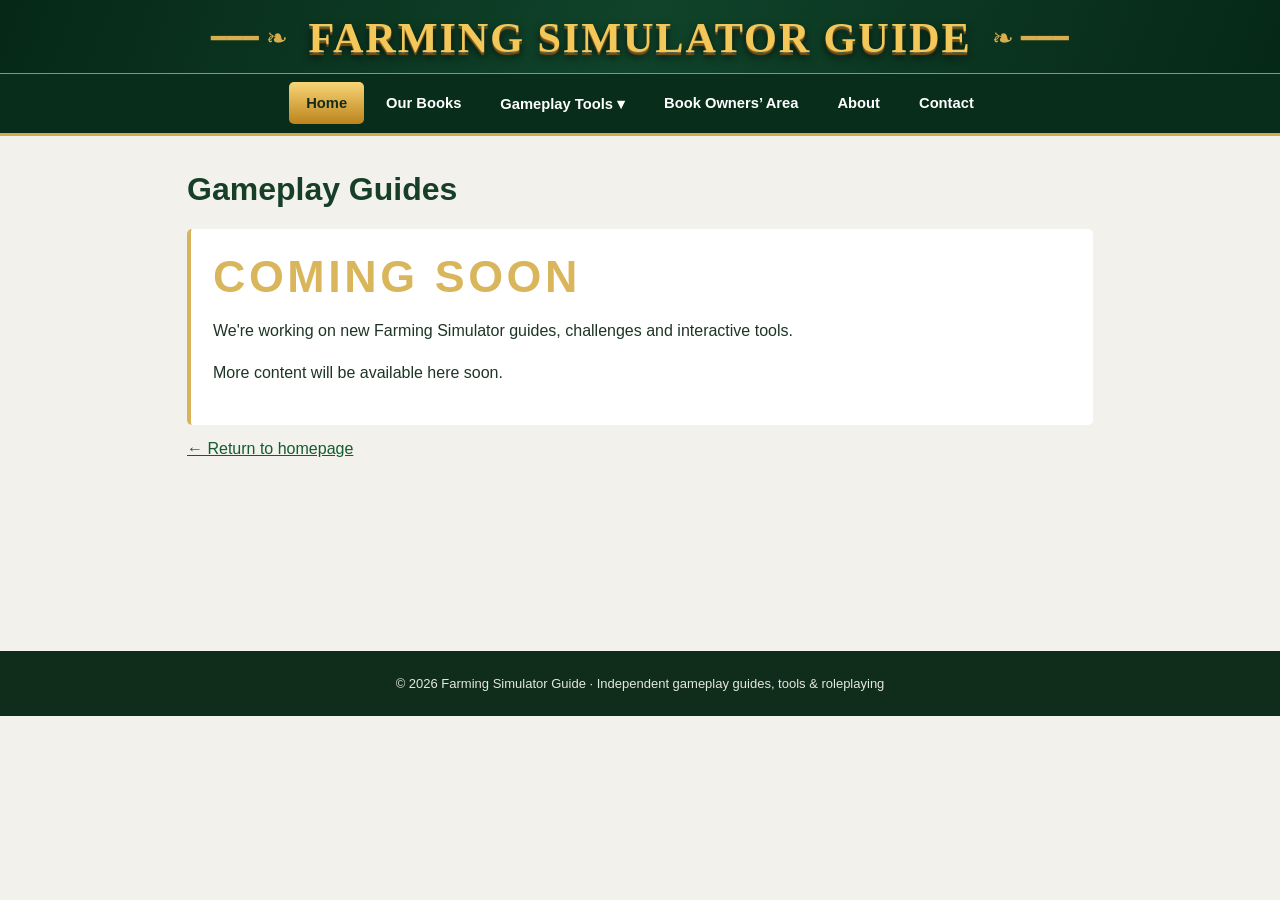
<file: gameplay-guides.html>
<!doctype html><html lang="en"><head><meta charset="utf-8"><meta name="viewport" content="width=device-width,initial-scale=1"><meta name="description" content="Farming Simulator Guide — gameplay tools, roleplaying guides and farming challenges."><title>Gameplay Guides | Farming Simulator Guide</title><link rel="stylesheet" href="style.css"></head><body><header class="brand"><a href="index.html" aria-label="Farming Simulator Guide home"><span class="brand-line" aria-hidden="true">━━━ ❧</span><span class="brand-title">FARMING SIMULATOR GUIDE</span><span class="brand-line" aria-hidden="true">❧ ━━━</span></a></header><nav class="nav" aria-label="Main navigation"><a href="index.html">Home</a><a href="books.html">Our Books</a><div class="nav-menu"><button type="button" class="nav-toggle" aria-expanded="false">Gameplay Tools ▾</button><div class="nav-dropdown"><a href="random-events/index.html">Random Events</a><a href="ai-competitors.html">AI Farming Competitors</a><a href="gameplay-guides.html">Gameplay Guides</a></div></div><a href="book-owners.html">Book Owners’ Area</a><a href="about.html">About</a><a href="contact.html">Contact</a></nav><main class="inner"><h1>Gameplay Guides</h1><div class="coming"><h2 style="color:#d9b65b;font-size:clamp(1.7rem,4vw,2.8rem);margin:0 0 14px;letter-spacing:.08em">COMING SOON</h2><p>We're working on new Farming Simulator guides, challenges and interactive tools.</p><p>More content will be available here soon.</p></div><a class="home-link" href="index.html">← Return to homepage</a></main><footer>© 2026 Farming Simulator Guide · Independent gameplay guides, tools &amp; roleplaying</footer><script>document.querySelectorAll(".nav a").forEach(a=>{if(a.getAttribute("href")===location.pathname.split("/").pop()||(location.pathname.endsWith("/")&&a.getAttribute("href")==="index.html"))a.setAttribute("aria-current","page")})</script><script src="navigation.js" defer></script></body></html>
</file>
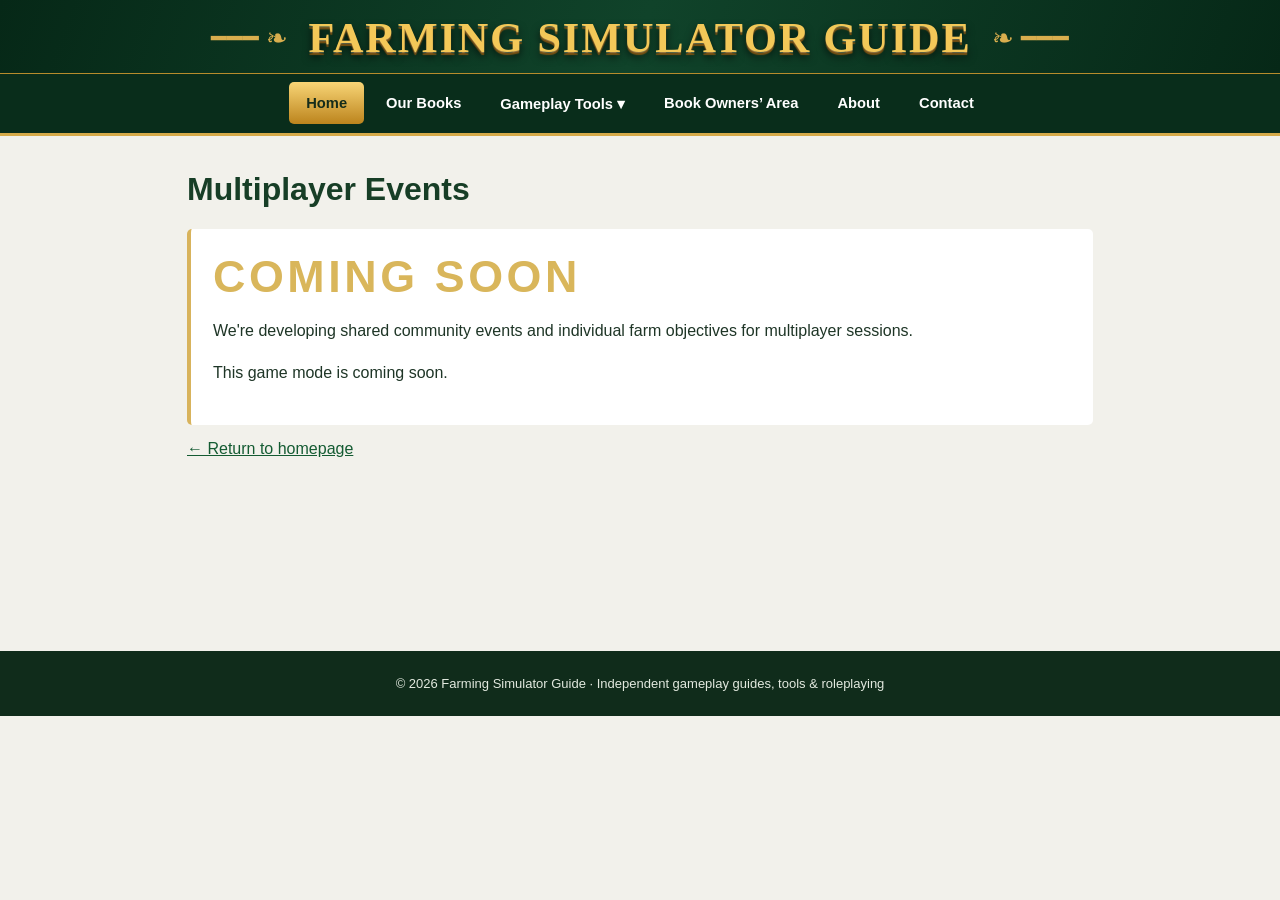
<file: multiplayer-events.html>
<!doctype html><html lang="en"><head><meta charset="utf-8"><meta name="viewport" content="width=device-width,initial-scale=1"><meta name="description" content="Farming Simulator Guide — gameplay tools, roleplaying guides and farming challenges."><title>Multiplayer Events | Farming Simulator Guide</title><link rel="stylesheet" href="style.css"></head><body><header class="brand"><a href="index.html" aria-label="Farming Simulator Guide home"><span class="brand-line" aria-hidden="true">━━━ ❧</span><span class="brand-title">FARMING SIMULATOR GUIDE</span><span class="brand-line" aria-hidden="true">❧ ━━━</span></a></header><nav class="nav" aria-label="Main navigation"><a href="index.html">Home</a><a href="books.html">Our Books</a><div class="nav-menu"><button type="button" class="nav-toggle" aria-expanded="false">Gameplay Tools ▾</button><div class="nav-dropdown"><a href="random-events/index.html">Farm Events</a><a href="ai-competitors.html">AI Farming Competitors</a><a href="multiplayer-events.html">Multiplayer Events</a></div></div><a href="book-owners.html">Book Owners’ Area</a><a href="about.html">About</a><a href="contact.html">Contact</a></nav><main class="inner"><h1>Multiplayer Events</h1><div class="coming"><h2 style="color:#d9b65b;font-size:clamp(1.7rem,4vw,2.8rem);margin:0 0 14px;letter-spacing:.08em">COMING SOON</h2><p>We're developing shared community events and individual farm objectives for multiplayer sessions.</p><p>This game mode is coming soon.</p></div><a class="home-link" href="index.html">← Return to homepage</a></main><footer>© 2026 Farming Simulator Guide · Independent gameplay guides, tools &amp; roleplaying</footer><script>document.querySelectorAll(".nav a").forEach(a=>{if(a.getAttribute("href")===location.pathname.split("/").pop()||(location.pathname.endsWith("/")&&a.getAttribute("href")==="index.html"))a.setAttribute("aria-current","page")})</script><script src="navigation.js" defer></script></body></html>
</file>
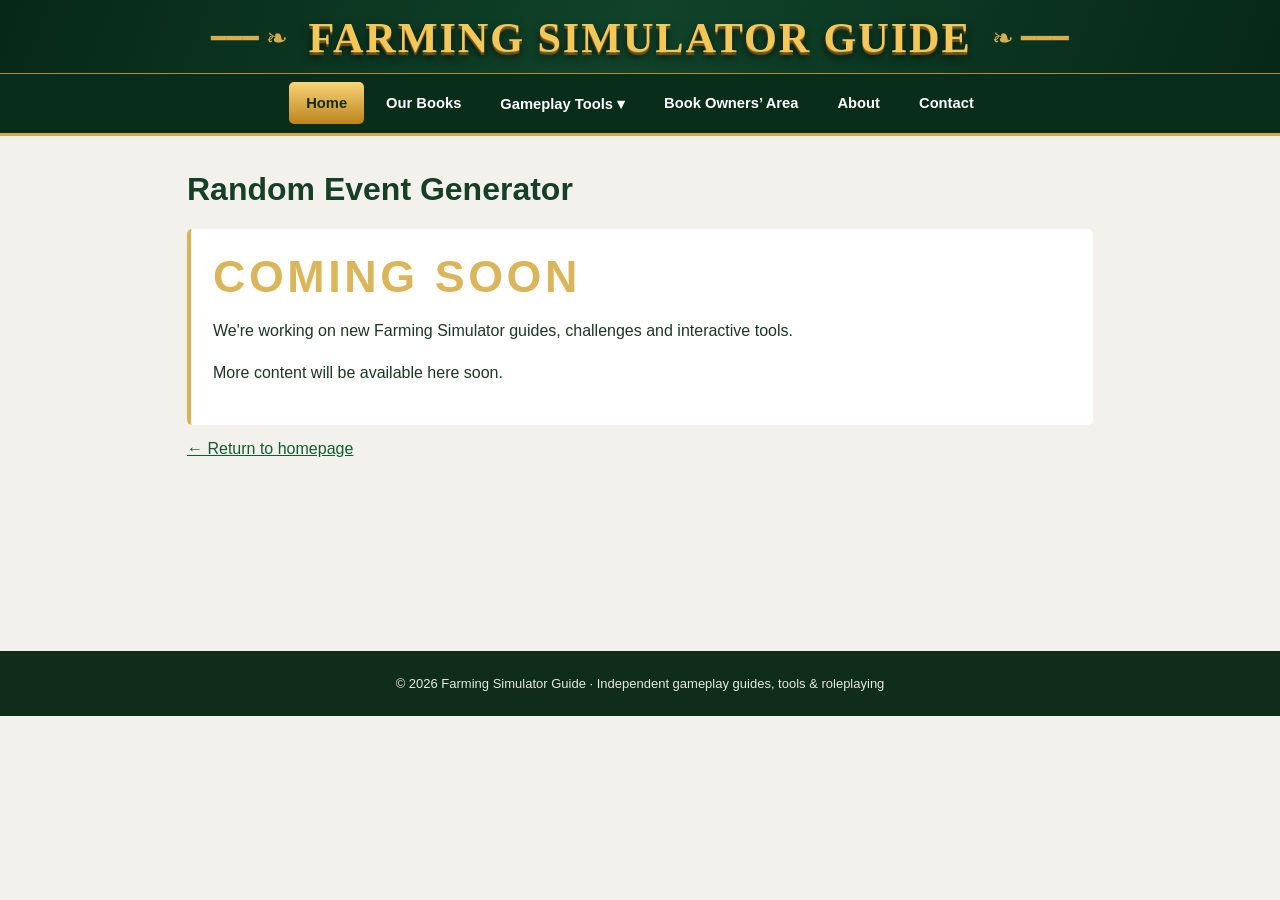
<file: random-events.html>
<!doctype html><html lang="en"><head><meta charset="utf-8"><meta name="viewport" content="width=device-width,initial-scale=1"><meta name="description" content="Farming Simulator Guide — gameplay tools, roleplaying guides and farming challenges."><title>Random Event Generator | Farming Simulator Guide</title><link rel="stylesheet" href="style.css"></head><body><header class="brand"><a href="index.html" aria-label="Farming Simulator Guide home"><span class="brand-line" aria-hidden="true">━━━ ❧</span><span class="brand-title">FARMING SIMULATOR GUIDE</span><span class="brand-line" aria-hidden="true">❧ ━━━</span></a></header><nav class="nav" aria-label="Main navigation"><a href="index.html">Home</a><a href="books.html">Our Books</a><div class="nav-menu"><button type="button" class="nav-toggle" aria-expanded="false">Gameplay Tools ▾</button><div class="nav-dropdown"><a href="random-events/index.html">Random Events</a><a href="ai-competitors.html">AI Farming Competitors</a><a href="gameplay-guides.html">Gameplay Guides</a></div></div><a href="book-owners.html">Book Owners’ Area</a><a href="about.html">About</a><a href="contact.html">Contact</a></nav><main class="inner"><h1>Random Event Generator</h1><div class="coming"><h2 style="color:#d9b65b;font-size:clamp(1.7rem,4vw,2.8rem);margin:0 0 14px;letter-spacing:.08em">COMING SOON</h2><p>We're working on new Farming Simulator guides, challenges and interactive tools.</p><p>More content will be available here soon.</p></div><a class="home-link" href="index.html">← Return to homepage</a></main><footer>© 2026 Farming Simulator Guide · Independent gameplay guides, tools &amp; roleplaying</footer><script>document.querySelectorAll(".nav a").forEach(a=>{if(a.getAttribute("href")===location.pathname.split("/").pop()||(location.pathname.endsWith("/")&&a.getAttribute("href")==="index.html"))a.setAttribute("aria-current","page")})</script><script src="navigation.js" defer></script></body></html>
</file>
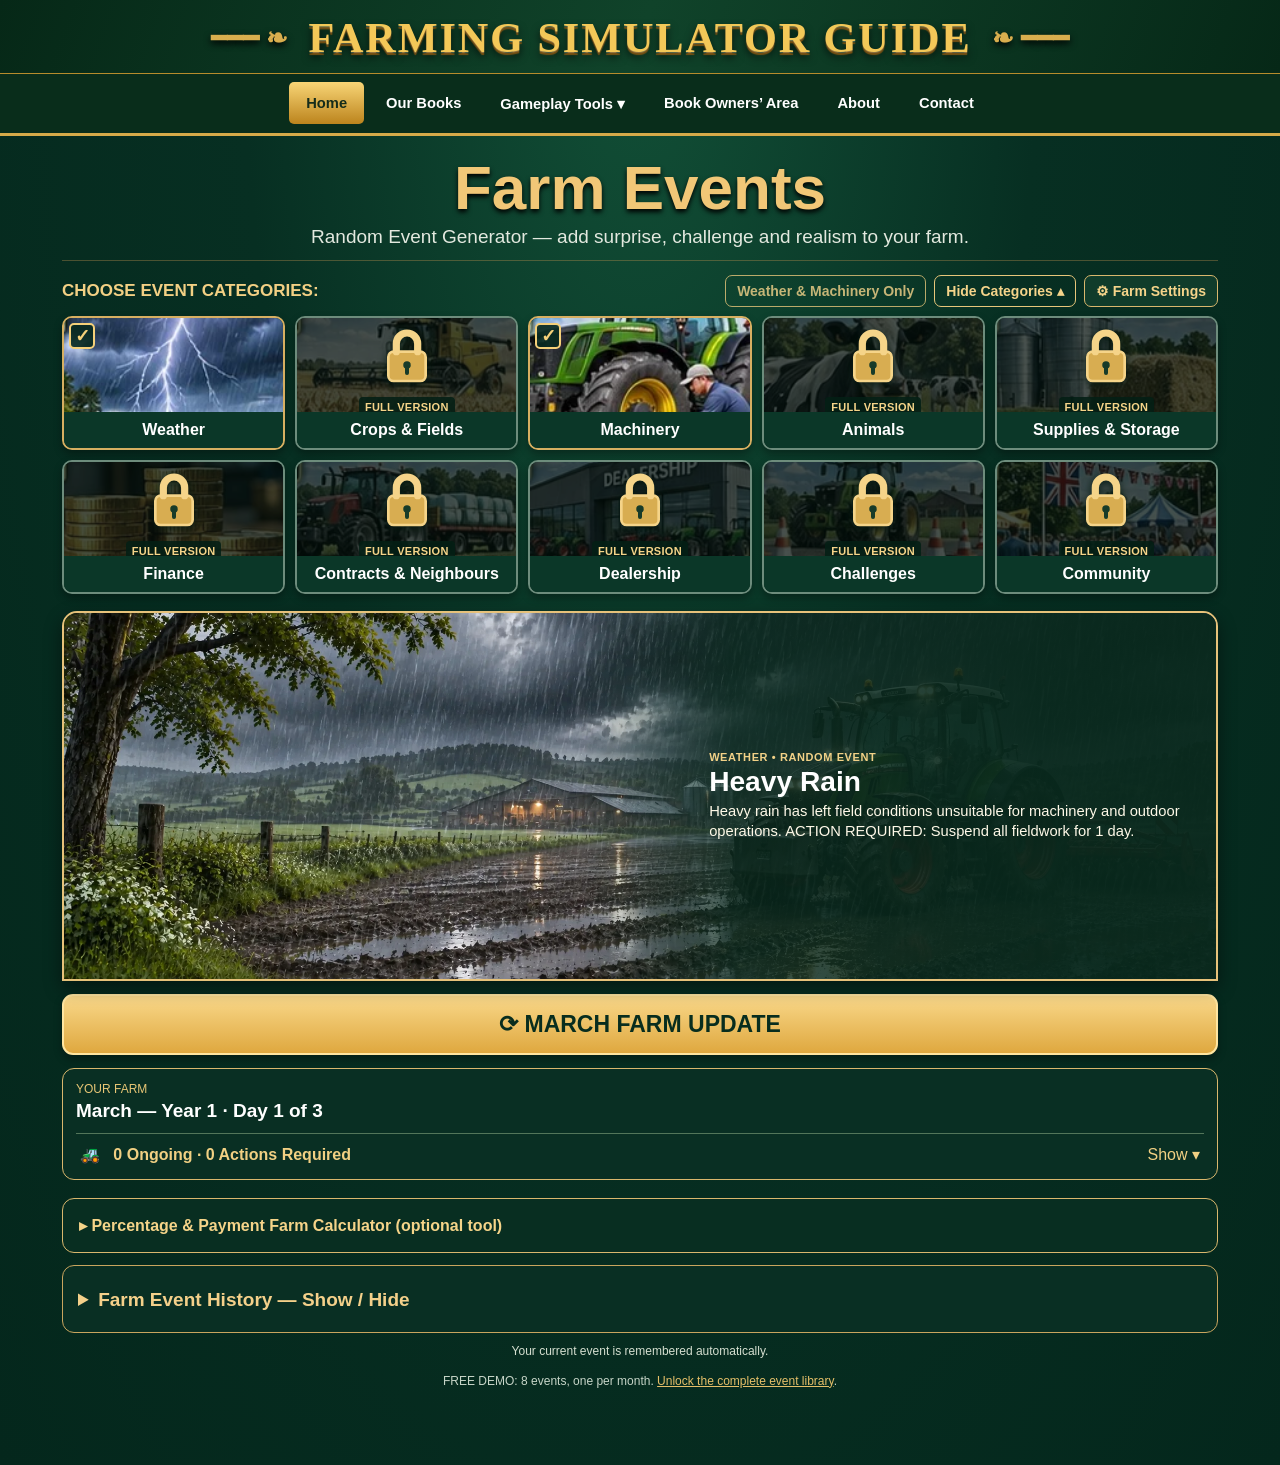
<file: random-events/demo.html>
<!doctype html><html lang="en"><head><meta charset="utf-8"><meta name="viewport" content="width=device-width,initial-scale=1"><meta name="theme-color" content="#062b1e"><meta name="apple-mobile-web-app-capable" content="yes"><meta name="apple-mobile-web-app-status-bar-style" content="black-translucent"><link rel="manifest" href="manifest.webmanifest"><link rel="apple-touch-icon" href="icons/icon-192.png"><title>Free Demo | Farm Events | Farming Simulator Guide</title><link rel="stylesheet" href="homepage-style.css"><link rel="stylesheet" href="random-events-style.css"><style>.heading h1{font-size:clamp(38px,5.3vw,62px)!important;line-height:1.1}.heading p{font-size:clamp(14px,1.8vw,19px)!important}#categoryHeading[hidden],#all[hidden]{display:none!important}.cat-title:has(#categoryHeading[hidden]){justify-content:flex-end}</style></head><body><header class="brand"><a href="https://farmingsimulatorguide.com/" aria-label="Farming Simulator Guide home"><span class="brand-line" aria-hidden="true">━━━ ❧</span><span class="brand-title">FARMING SIMULATOR GUIDE</span><span class="brand-line" aria-hidden="true">❧ ━━━</span></a></header><nav class="nav" aria-label="Main navigation"><a href="https://farmingsimulatorguide.com/">Home</a><a href="https://farmingsimulatorguide.com/books.html">Our Books</a><div class="nav-menu"><button type="button" class="nav-toggle" aria-expanded="false">Gameplay Tools ▾</button><div class="nav-dropdown"><a href="https://farmingsimulatorguide.com/random-events.html" aria-current="page">Farm Events</a><a href="https://farmingsimulatorguide.com/ai-competitors.html">AI Farming Competitors</a><a href="https://farmingsimulatorguide.com/gameplay-guides.html">Gameplay Guides</a></div></div><a href="https://farmingsimulatorguide.com/book-owners.html">Book Owners’ Area</a><a href="https://farmingsimulatorguide.com/about.html">About</a><a href="https://farmingsimulatorguide.com/contact.html">Contact</a></nav><main class="wrap"><div class="heading"><h1>Farm Events</h1><p>Random Event Generator — add surprise, challenge and realism to your farm.</p></div><section class="farm-setup-shell" id="farmSetup" hidden><div class="setup-head"><h2>Set Up Your Farm</h2><p>Set this up once. Afterwards, use the Farm Settings button beside the generator.</p></div><div id="setupMount"></div><button id="finishSetup" class="generate" type="button">SAVE FARM SETTINGS</button><button id="closeSetup" class="select-all" type="button" hidden>Close Settings</button></section><div class="cat-title"><span id="categoryHeading">CHOOSE EVENT CATEGORIES:</span><div class="category-tools"><button class="select-all" id="all">✓ Select All</button><button class="select-all" id="hideCats" aria-expanded="true">Hide Categories ▴</button><button class="select-all farm-settings-top" id="farmSettingsMenu" type="button">⚙ Farm Settings</button></div></div><div class="categories" id="categories"></div><section class="event" id="event" aria-live="polite"><img id="photo" src="images/weather/event-0.webp" alt="Rainy farming scene"><section class="event-description" aria-label="Event instructions"><div class="event-description-text"><div class="eyebrow" id="cat">WEATHER • RANDOM EVENT</div><h2 id="title">Heavy Rain</h2><p id="desc">Stop all fieldwork for 1 day.</p></div><button id="bannerComplete" class="banner-complete" type="button" hidden>✓ Mark as Completed</button></section></section><div class="carousel-controls" id="carouselControls" hidden><button id="eventPrev" type="button" aria-label="Previous event">❮ Previous</button><span id="eventPosition">Event 1 of 2</span><button id="eventNext" type="button" aria-label="Next event">Next ❯</button></div><div class="settings-near-generator"><span id="compactFarmDate">YOUR FARM · Set up your calendar</span></div><div class="actions"><button class="generate" id="generate">⟳ &nbsp; FARM UPDATE</button><button class="save" id="activeToggle" aria-expanded="true">Active Events (<span id="activeCount">0</span>) ▴</button></div><section class="farm-status" id="farmStatus" hidden><div class="farm-status-top"><div><small>YOUR FARM</small><strong id="farmDateTop">March — Year 1 · Day 1 of 3</strong></div><span id="advanceTop" hidden></span></div><button type="button" id="ongoingTop" class="ongoing-top" aria-expanded="false"><span>🚜 &nbsp; <strong id="ongoingCount">0 Ongoing Farm Events</strong></span><span id="ongoingShow">Show ▾</span></button><div id="ongoingMount" hidden></div></section><section class="frequency-panel" id="frequencyPanel" hidden style="display:none"><h2>Farm Event Settings</h2><p>Choose a minimum and maximum number of random events (0–10). A fresh number is chosen each time events are due.</p><div class="freq-fields"><div><label for="frequency">How often should events happen?</label><select id="frequency"><option value="manual">Whenever I choose (no schedule)</option><option value="daily">Every in-game day</option><option value="1">Every month</option><option value="3">Every 3 months</option><option value="6">Every 6 months</option><option value="12">Once a year</option></select></div><div id="countField"><label for="minEvents">Minimum events each time</label><select id="minEvents"><option value="0">0</option><option value="1">1</option><option value="2">2</option><option value="3">3</option><option value="4">4</option><option value="5">5</option><option value="6">6</option><option value="7">7</option><option value="8">8</option><option value="9">9</option><option value="10">10</option></select><label for="maxEvents" style="display:block;margin-top:10px">Maximum events each time</label><select id="maxEvents"><option value="0">0</option><option value="1">1</option><option value="2">2</option><option value="3">3</option><option value="4">4</option><option value="5">5</option><option value="6">6</option><option value="7">7</option><option value="8">8</option><option value="9">9</option><option value="10">10</option></select></div></div><div class="schedule-box" id="scheduleBox" hidden><h3>Scheduled Farm Events</h3><p id="scheduleStatus">Set up your farm calendar to begin.</p><div class="schedule-actions"><button id="revealDue" type="button" hidden>Generate Due Events</button></div><div id="scheduleResults"></div><p class="schedule-note">Events become active automatically. The same event cannot repeat within a month or while active. Generating an event does not advance time.</p></div></section><section class="tracking-optin"><label for="enableTracking"><span><svg class="calendar-icon" width="19" height="19" viewBox="0 0 24 24" fill="none" stroke="#e5bf69" stroke-width="2" stroke-linecap="round" stroke-linejoin="round" aria-hidden="true"><rect x="3" y="5" width="18" height="16" rx="2"/><path d="M16 3v4M8 3v4M3 10h18"/></svg> Farm Calendar &amp; Event Tracking (optional)</span><input type="checkbox" id="enableTracking" checked></label><p>Leave off to generate random events whenever you like. Turn on to automatically track ongoing events and their gold progress bars.</p></section><section class="tracker" id="tracker" hidden><div class="tracker-head"><h2>Ongoing Farm Events</h2><span id="activeSummary">0 active</span></div><p class="tracker-help">Time follows your Farming Simulator game, not the real-world clock. Advance time when it passes in your game.</p><div class="calendar-box"><div class="calendar-line"><div><div style="font-size:12px;color:#e2c785">YOUR FARM CALENDAR</div><div class="calendar-date" id="calendarDate">Not set up</div></div><button id="calendarEdit">Calendar Settings ⚙</button></div><p class="calendar-note" id="calendarInfo"></p></div><div class="calendar-settings" id="calendarSettings" hidden><strong style="color:#f5d489">Set up your farm calendar</strong><p class="calendar-note">Choose your current in-game month, day and number of days per month. You only need to do this once.</p><div class="calendar-fields"><div><label for="startMonth">Current month</label><select id="startMonth"></select></div><div><label for="startDay">Current day</label><select id="startDay"></select></div><div><label for="daysPerMonth">Days per month</label><div class="days-slider-wrap"><input type="range" id="daysPerMonth" min="1" max="28" step="1" value="3" aria-label="Days per month"><output id="daysPerMonthValue" for="daysPerMonth">3</output><div class="days-slider-buttons"><button type="button" id="daysMinus" aria-label="Decrease days per month">−</button><button type="button" id="daysPlus" aria-label="Increase days per month">+</button></div></div></div></div><div class="settings-actions"><button id="calendarSave">Save Calendar</button><button id="calendarCancel">Cancel</button></div></div><div class="time-actions" hidden><button id="advanceDay">+ Advance One Day</button></div><div id="requiredActions"></div><div id="activeList"></div></section><section class="tracker" id="discountCalculator" style="margin-top:18px;padding:12px 16px"><button id="calcToggle" type="button" aria-expanded="false" aria-controls="calcBody" style="width:100%;background:transparent;border:0;color:#f5d489;font-weight:700;text-align:left;cursor:pointer;font-size:16px;padding:5px 0">▸ Percentage & Payment Farm Calculator (optional tool)</button><div id="calcBody" hidden><p class="tracker-help">For discounts and bonuses: tap price buttons repeatedly to build the total (or enter an exact price), then choose the event percentage. Buy or sell at the in-game price, then use your Payment Farm to account for the difference.</p><div class="calendar-fields"><div><label for="calcPrice">Normal price (£)</label><input id="calcPrice" type="number" min="0" step="1" value="0" inputmode="numeric"><div class="calc-price-options" id="calcPriceOptions" role="group" aria-label="Add amounts to the price"></div><button type="button" id="calcClear" class="calc-clear">Clear total</button></div><div><label for="calcPercent">Percentage (%)</label><select id="calcPercent" aria-label="Selected percentage"><option value="0">0%</option><option value="5">5%</option><option value="10">10%</option><option value="15">15%</option><option value="20">20%</option><option value="25" selected>25%</option><option value="30">30%</option><option value="35">35%</option><option value="40">40%</option><option value="45">45%</option><option value="50">50%</option><option value="55">55%</option><option value="60">60%</option><option value="65">65%</option><option value="70">70%</option><option value="75">75%</option><option value="80">80%</option><option value="85">85%</option><option value="90">90%</option><option value="95">95%</option><option value="100">100%</option></select><div class="calc-percent-options" id="calcPercentOptions" role="group" aria-label="Choose percentage in steps of five"></div></div><div><label for="calcKind">Event type</label><select id="calcKind"><option value="discount">Discount on purchase</option><option value="bonus">Bonus on sale</option></select></div></div><p class="calendar-note" id="calcResult" aria-live="polite"></p></div></section><section class="history" id="historyPanel" hidden><h2>Farm Event History</h2><p class="small-event-note">Completed events are filed under the month and year in which they began.</p><div id="historyList"></div></section><p class="status" id="status">Your current event is remembered automatically.</p><p class="small">FREE DEMO: 8 events, one per month. <a href="../farm-events-access.html" style="color:#e5bf69">Unlock the complete event library</a>.</p></main><button class="sticky" id="sticky">⟳ Farm Update</button><script src="events/weather.js"></script>
<script src="events/crops-fields.js"></script>
<script src="events/machinery.js"></script>
<script src="events/animals.js"></script>
<script src="events/supplies-storage.js"></script>
<script src="events/finance.js"></script>
<script src="events/contracts-neighbours.js"></script>
<script src="events/dealership.js"></script>
<script src="events/challenges.js"></script>
<script src="events/community.js"></script>
<script src="generator-demo.js"></script><script>document.querySelector('.nav-toggle')?.addEventListener('click',function(){const open=this.getAttribute('aria-expanded')==='true';this.setAttribute('aria-expanded',String(!open));this.closest('.nav-menu').classList.toggle('open',!open)});</script><script>if('serviceWorker' in navigator){/* Demo does not register the full generator service worker. */}</script></body></html>
</file>
<file: style.css>
:root{--green:#123721;--gold:#d8b35c}*{box-sizing:border-box}body{margin:0;background:#f2f1eb;color:#1e3526;font-family:Arial,Helvetica,sans-serif}.brand{background:#10351f;color:white;text-align:center;min-height:clamp(105px,13vw,170px);padding:0}.brand strong{display:block;font-size:clamp(24px,3.4vw,43px);font-weight:900;letter-spacing:.06em;text-shadow:0 2px 2px #0008}.brand strong span{color:#b8c7bf}.brand small{display:block;color:#e1c37a;letter-spacing:.24em;font-size:11px;margin-top:5px}.nav{background:#204c30;display:flex;justify-content:center;gap:3px;flex-wrap:wrap;padding:8px}.nav a{color:white;text-decoration:none;font-size:14px;font-weight:700;padding:10px 15px}.nav a:hover{background:#3b6846}.slider{position:relative;height:clamp(290px,38vw,490px);overflow:hidden;background:#172d1d}.slide{position:absolute;inset:0;opacity:0;transition:opacity 1s ease;pointer-events:none}.slide.active{opacity:1;pointer-events:auto}.slide img{width:100%;height:100%;object-fit:cover;object-position:center}.slide:after{content:"";position:absolute;inset:40% 0 0;background:linear-gradient(transparent,rgba(5,21,10,.88))}.caption{position:absolute;z-index:2;bottom:42px;left:max(5%,calc((100vw - 1160px)/2));right:8%;color:white;text-shadow:0 2px 7px #000c}.caption h1{font-size:clamp(25px,3.4vw,47px);margin:0 0 7px;letter-spacing:.035em;line-height:1.08}.caption h1 em{font-style:normal;color:var(--gold)}.caption p{font-size:clamp(14px,1.6vw,20px);margin:0;color:#f2f2e9}.dots{position:absolute;z-index:3;bottom:12px;left:0;right:0;display:flex;justify-content:center;gap:10px}.dots button{border:1px solid white;background:#ffffff77;border-radius:50%;width:10px;height:10px;padding:0;cursor:pointer}.dots button.active{background:var(--gold);border-color:var(--gold)}main{max-width:1180px;margin:auto;padding:34px 20px 55px}.intro{text-align:center;margin-bottom:30px}.intro h2{font-size:clamp(24px,3vw,34px);margin:0 0 10px;color:#173e26}.intro p{color:#536457;margin:0;font-size:16px;line-height:1.5}.grid{display:grid;grid-template-columns:repeat(4,minmax(0,1fr));gap:16px}.tile{border:2px solid #bfa15a;border-radius:8px;overflow:hidden;background:#183d27;box-shadow:0 5px 16px #0002;text-decoration:none;color:white}.tile .pic{height:180px;position:relative;overflow:hidden}.pic img{width:100%;height:100%;object-fit:cover;transition:transform .3s}.tile:hover img{transform:scale(1.04)}.pic:after{content:"";position:absolute;inset:0;background:linear-gradient(#0002,#081a0c9c)}.overlay{position:absolute;z-index:1;inset:0;display:flex;flex-direction:column;align-items:center;justify-content:center;gap:8px;text-align:center;padding:12px}.overlay svg{width:50px;height:50px;fill:none;stroke:white;stroke-width:2;stroke-linecap:round;stroke-linejoin:round;filter:drop-shadow(0 2px 3px #0008)}.overlay h3{font-size:clamp(16px,1.65vw,23px);text-shadow:0 2px 6px #000;margin:0}.tile p{margin:0;min-height:70px;padding:13px 10px;text-align:center;font-size:13px;line-height:1.5;color:#e4eadd}.note{text-align:center;color:#677168;font-size:12px;line-height:1.6;margin-top:24px}footer{background:#102c1b;color:#e2e9df;padding:25px;text-align:center;font-size:13px}@media(max-width:650px){.brand strong{letter-spacing:0}.brand small{letter-spacing:.12em}.nav a{padding:9px;font-size:12px}.grid{grid-template-columns:repeat(2,minmax(0,1fr))}.slider{height:340px}.caption{bottom:43px;left:20px;right:20px}.tile .pic{height:190px}}
@media(max-width:430px){.grid{grid-template-columns:1fr}} .intro{display:none}main{padding-top:22px}
.brand{display:flex;justify-content:center;align-items:center;padding:10px 20px}.brand img{height:clamp(85px,11vw,148px);max-width:min(85%,550px);object-fit:contain;background:#fff;border-radius:4px}.nav a[aria-current="page"]{color:#e9c574;border-bottom:2px solid #e9c574}.inner{max-width:950px;margin:35px auto 75px;padding:0 22px;min-height:45vh}.inner h1{color:#173e26}.inner p{line-height:1.65}.inner a{color:#145b32}.coming{background:white;border-left:4px solid #d8b35c;padding:22px;border-radius:5px}.home-link{display:inline-block;margin-top:15px}.nav{gap:2px}.nav a{padding:10px 12px}@media(max-width:700px){.brand img{max-width:95%}}
/* Approved dark green and gold homepage branding */
.brand{min-height:0;padding:14px 15px 10px;background:linear-gradient(110deg,#062817,#10432a 50%,#062817);border-bottom:1px solid #b78c2c}.brand a{display:flex;align-items:center;justify-content:center;gap:20px;text-decoration:none}.brand-title{font-family:Georgia,serif;font-weight:900;letter-spacing:.045em;font-size:clamp(21px,3.3vw,53px);line-height:1.15;color:#f3c858;text-shadow:0 1px #fff3,0 3px 1px #765013,0 5px 8px #000b}.brand-line{color:#d9ae4e;font-size:clamp(12px,2vw,28px);white-space:nowrap}.nav{background:#092d1b;border-bottom:3px solid #d6aa49;gap:5px;align-items:center}.nav a,.nav-toggle{font:700 clamp(12px,1.15vw,17px) Arial,sans-serif;color:#fff;padding:13px 17px;border:0;background:none;cursor:pointer;text-decoration:none}.nav a:hover,.nav-toggle:hover{background:#1c5234;color:#f6d577}.nav>a:first-child{background:linear-gradient(#f8d576,#bc841d);color:#152c1a;border-radius:5px}.nav-menu{position:relative}.nav-dropdown{display:none;position:absolute;top:100%;left:0;z-index:20;background:#0d3521;min-width:215px;box-shadow:0 7px 15px #0008}.nav-dropdown a{display:block;font-size:14px}.nav-menu:hover .nav-dropdown,.nav-menu:focus-within .nav-dropdown,.nav-toggle[aria-expanded="true"]+.nav-dropdown{display:block}.slider{height:clamp(300px,32vw,530px)}.slide:first-child:after{display:none}.slide:first-child img{object-position:center}.slide-arrow{position:absolute;z-index:5;top:50%;transform:translateY(-50%);background:#081e15b8;border:1px solid #fff9;border-radius:50%;color:white;font-size:40px;width:52px;height:52px;line-height:35px;cursor:pointer}.slide-arrow.previous{left:16px}.slide-arrow.next{right:16px}.slider.showing-first .slide-arrow{opacity:0;}.slider.showing-first .slide-arrow:focus-visible,.slider.showing-first .slide-arrow:hover{opacity:1}.slider.showing-first .dots{opacity:0}.slider.showing-first .dots:hover,.slider.showing-first .dots:focus-within{opacity:1}.caption h1{font-family:Georgia,serif;text-shadow:0 3px 5px #000e}.caption h1 em{color:#f3c85b}.tile{border-color:#c9a23f;border-radius:16px;box-shadow:0 4px 0 #977520,0 10px 20px #0002}.tile .pic{height:190px}.tile p{background:linear-gradient(#104827,#082d18);font-size:15px;min-height:78px}.overlay svg{width:60px;height:60px;stroke-width:2.4}.overlay h3{font-size:clamp(18px,1.6vw,25px)}main{max-width:1550px;padding:23px 24px 52px}.grid{gap:18px}.note{margin-top:28px}@media(max-width:700px){.brand-line{display:none}.nav a,.nav-toggle{padding:10px 9px}.slider{height:340px}.slide:first-child img{object-fit:cover;object-position:center}.slide-arrow{width:40px;height:40px;font-size:30px}.tile .pic{height:160px}}


/* First banner: clean photograph, real HTML logo and identical caption styles. */
.first-slide::after{display:block!important;inset:35% 0 0;background:linear-gradient(transparent,rgba(5,21,10,.80))}
.first-slide .caption{bottom:42px}
.hero-logo{position:absolute;z-index:2;top:8%;right:7%;display:flex;flex-direction:column;align-items:center;filter:drop-shadow(0 3px 4px #000a);pointer-events:none}
.hero-logo span{font-family:Arial,Helvetica,sans-serif;font-size:clamp(23px,3.3vw,52px);font-weight:1000;font-style:italic;letter-spacing:-.07em;line-height:1.05;color:#f6f7f5;-webkit-text-stroke:1.5px #13251b;text-shadow:2px 3px 1px #000}
.hero-logo strong{font:italic 900 clamp(15px,1.8vw,29px) Arial,Helvetica,sans-serif;color:#153b21;background:linear-gradient(#f9d77b,#d6a33d);border:2px solid #e8c56c;border-radius:7px;padding:3px 28px;box-shadow:0 3px 5px #0009}
@media(max-width:700px){.hero-logo{top:9%;right:5%}.hero-logo span{font-size:clamp(18px,5vw,28px)}.hero-logo strong{font-size:15px;padding:2px 18px}}

/* Hero assets are independent: background photograph, transparent logo, HTML copy. */
.first-slide .hero-logo{top:7%;right:5%;width:min(46%,660px);display:flex;align-items:center;gap:0;filter:drop-shadow(0 3px 4px #000a)}
.first-slide .hero-logo img{display:block;width:100%;height:auto;object-fit:contain;max-width:none;background:none;border:0}
.first-slide .hero-logo strong{font:italic 900 clamp(17px,2.7vw,40px) Arial,sans-serif;letter-spacing:.06em;padding:4px 40px;transform:skew(-9deg);border-radius:10px;background:linear-gradient(#ffe69a,#e3ad32 65%,#a86b0a);border:2px solid #ffe18a;color:#13381d;box-shadow:0 4px 7px #0009;margin-top:-10px}
.first-slide .caption{left:6%;bottom:46px;right:20%}
.first-slide .caption h1{font-family:Georgia,'Times New Roman',serif;font-size:clamp(23px,3.2vw,48px)}
@media(max-width:700px){.first-slide .hero-logo{width:55%;right:4%;top:7%}.first-slide .hero-logo strong{font-size:15px;padding:3px 20px}.first-slide .caption{left:5%;right:5%;bottom:40px}}

/* Homepage: photographs, logo and all copy are independent elements. */
.slider .slide .slide-photo{width:100%;height:100%;object-fit:cover;display:block}
.hero-logo-image{position:absolute;z-index:3;top:6%;right:5%;width:min(47%,680px);height:auto!important;object-fit:contain!important;filter:drop-shadow(0 3px 5px #0009)}
.slide .caption{left:5%;right:4%;bottom:42px;max-width:1100px}
.slide .caption h1{font-family:Georgia,'Times New Roman',serif;font-size:clamp(24px,3.2vw,49px);font-weight:700;letter-spacing:.005em;color:#fff}
.slide .caption h1 em{font-style:normal;color:#f3c85b}
.slide .caption p{font:400 clamp(15px,1.45vw,21px) Arial,sans-serif;color:white}
.slide:after,.first-slide:after{content:'';display:block!important;position:absolute;inset:45% 0 0;background:linear-gradient(transparent,rgba(0,0,0,.65));pointer-events:none}
/* Remove old green ribbons and decorative striped borders from all slides. */
.slider,.slide,.slide-photo{border:0!important;box-shadow:none!important}
.slider .dots{opacity:1!important}
.slider .slide-arrow{opacity:1!important}
.tile{border:2px solid #c9a23f;border-radius:13px;background:#0c301d;overflow:hidden}
.tile .pic{height:clamp(145px,13vw,205px)}
.tile .pic:after{display:none}
.tile .pic img{object-fit:cover}
.tile-copy{background:linear-gradient(180deg,#104129,#092c1b);padding:13px 12px 17px;min-height:125px;text-align:center}
.tile-copy h3{font:700 clamp(17px,1.6vw,24px) Georgia,serif;color:#f0c358;margin:0 0 7px}
.tile-copy p{background:none;min-height:0;padding:0;font-size:clamp(12px,1vw,15px);line-height:1.4;color:#fff;margin:0}
@media(max-width:700px){.hero-logo-image{width:55%;right:4%;top:6%}.slide .caption{bottom:40px;left:5%;right:5%}.tile-copy{min-height:115px}}


/* APPROVED HOMEPAGE BANNERS: separate photo, logo and editable captions. */
.slider{border:0!important;box-shadow:none!important;background:#092818}
.slider .slide{border:0!important;box-shadow:none!important}
.slider .slide-photo{position:absolute;inset:0;width:100%;height:100%;object-fit:cover;object-position:center;}
.slider .slide::before{content:none!important}
.slider .slide::after{content:""!important;display:block!important;position:absolute;inset:42% 0 0;background:linear-gradient(transparent,rgba(0,0,0,.70));pointer-events:none}
.slider .caption{position:absolute;z-index:3;bottom:43px;left:3.6%;right:4%;max-width:none;text-shadow:1px 3px 5px #000e}
.slider .caption h1{font-family:Georgia,'Times New Roman',serif;font-size:clamp(25px,3.5vw,61px);font-weight:700;letter-spacing:.005em;line-height:1.05;margin:0 0 5px;color:#fff}
.slider .caption h1 em{font-style:normal;color:#f5c955}
.slider .caption p{font-family:Arial,Helvetica,sans-serif;font-size:clamp(14px,1.7vw,24px);font-weight:400;color:#fff;margin:0}
.slider .hero-logo-image{position:absolute;z-index:4;top:4%;right:3.5%;width:min(39%,660px);height:auto!important;object-fit:contain!important;filter:drop-shadow(0 3px 5px #000a)}
.slider .dots,.slider .slide-arrow{opacity:1!important}
@media(max-width:700px){.slider .hero-logo-image{width:52%;top:5%;right:3%}.slider .caption{left:5%;bottom:43px;right:4%}.slider .caption h1{font-size:clamp(22px,5vw,34px)}.slider .caption p{font-size:clamp(13px,3vw,17px)}}

/* First banner only: preserve natural image proportions, no stretching. */
.slider .first-slide .slide-photo{object-fit:cover!important;object-position:center center!important;}


/* About Us and Contact Us: scoped styling; existing homepage remains untouched. */
.info-page{max-width:1050px;margin:0 auto;padding:28px 18px 60px}
.info-hero{position:relative;overflow:hidden;border-radius:12px;min-height:280px;background:#09291c}
.info-hero img{width:100%;height:310px;object-fit:cover;display:block}
.info-hero:after{content:"";position:absolute;inset:20% 0 0;background:linear-gradient(transparent,#061c16dc)}
.info-hero-title{position:absolute;z-index:1;bottom:25px;left:30px;right:20px}
.info-hero-title h1,.info-heading h1{font-family:Georgia,serif;color:#e9c46e;font-size:clamp(28px,4vw,44px);margin:0 0 8px}
.info-hero-title p{color:white;letter-spacing:.13em;font-weight:bold;margin:0}
.info-heading{text-align:center;padding:26px 8px 18px}
.info-heading p{color:#e5e9e3}
.info-panel{background:#0b2d20;border:1px solid #ad8c43;border-radius:12px;padding:clamp(20px,4vw,40px);margin:24px 0;color:#f3f4ef;line-height:1.7}
.info-panel h2{font-family:Georgia,serif;color:#e9c46e;font-size:clamp(21px,2.6vw,29px);margin:0 0 20px}
.info-panel p{margin:0 0 17px}
.info-actions{display:flex;flex-wrap:wrap;gap:12px;margin-top:26px}
.info-actions a,.info-panel button[type=submit]{background:linear-gradient(#edce80,#bd9444);color:#122b20;border:0;border-radius:7px;padding:11px 19px;font-weight:700;text-decoration:none;font-family:inherit}
.info-panel button[disabled]{opacity:.5;cursor:not-allowed}
.form-row{display:flex;flex-direction:column;gap:7px;margin-bottom:20px}
.form-row label{color:#e9c46e;font-weight:700}
.form-row input,.form-row select,.form-row textarea{box-sizing:border-box;width:100%;border:1px solid #bba66c;border-radius:6px;background:#f8f9f5;color:#1c2b21;padding:12px;font:inherit}
.form-row :is(input,select,textarea):focus-visible{outline:3px solid #e9c46e;outline-offset:2px}
.verification-slot{background:#183c2c;border:1px solid #637d68;border-radius:7px;padding:16px;margin-bottom:18px;color:#e2e8dd}
.info-panel .contact-note{font-size:13px;color:#d0d8cd}
#contactStatus{margin-top:13px;font-size:14px;color:#e9c46e}
@media(max-width:600px){.info-hero img{height:230px}.info-hero-title{left:18px}.info-page{padding:16px 12px 35px}}

/* Farm Events card and install button */
.events-feature{display:flex;flex-direction:column;gap:12px;min-width:0}.events-feature .tile{display:block;flex:0 0 auto}.events-feature .tile-copy h3{font-size:clamp(25px,2.2vw,33px);line-height:1.1}.event-generator-label{font:700 clamp(12px,1.05vw,16px) Arial,sans-serif;letter-spacing:.045em;color:#f3c858;margin:4px 0 8px}.events-feature .tile-copy{min-height:145px}.home-install{text-align:center}.home-install[hidden],.install-help[hidden]{display:none!important}.home-install-button{font-family:inherit;font-size:clamp(12px,1vw,15px);font-weight:750;color:#173622;background:linear-gradient(#f5d58a,#cba34f);border:1px solid #f9e5b1;border-radius:8px;padding:11px 12px;cursor:pointer;width:100%}.home-install-button:focus-visible,.install-help button:focus-visible{outline:3px solid #a77718;outline-offset:3px}.install-help{position:fixed;inset:0;z-index:10000;background:#000b;display:flex;justify-content:center;align-items:center;padding:18px}.install-help-panel{max-width:440px;width:100%;padding:22px;border-radius:14px;background:#082c20;border:2px solid #d7b56a;color:#f8f2dd;box-shadow:0 12px 40px #0008}.install-help-panel h2{color:#f5d58a;margin-top:0}.install-help-panel p{line-height:1.5}.install-help-panel button{background:#d7b56a;color:#102b20;border:0;border-radius:7px;padding:10px 22px;font-weight:700;cursor:pointer}@media(max-width:700px){.events-feature .tile-copy h3{font-size:26px}}

/* Attach the install action to the Farm Events card as one continuous panel. */
.events-feature{gap:0;border:2px solid #bfa15a;border-radius:10px;overflow:hidden;background:#092c1b;box-shadow:0 5px 16px #0002;align-self:start}
.events-feature .tile{border:0;border-radius:0;box-shadow:none}
.events-feature .home-install{margin:0;padding:0;border:0;line-height:0}
.events-feature .home-install-button{display:block;width:100%;margin:0;border:0;border-top:1px solid #f9e5b1;border-radius:0;padding:14px 10px;line-height:1.3}

/* Owners Area remains accessible in the top navigation, not a homepage tile. */
.nav .owners-nav-link{color:#f3c858;border:1px solid #b99547;border-radius:6px;margin-left:12px}
@media(max-width:700px){.nav .owners-nav-link{margin-left:0}}
</file>
<file: random-events/homepage-style.css>
:root{--green:#123721;--gold:#d8b35c}*{box-sizing:border-box}body{margin:0;background:#f2f1eb;color:#1e3526;font-family:Arial,Helvetica,sans-serif}.brand{background:#10351f;color:white;text-align:center;min-height:clamp(105px,13vw,170px);padding:0}.brand strong{display:block;font-size:clamp(24px,3.4vw,43px);font-weight:900;letter-spacing:.06em;text-shadow:0 2px 2px #0008}.brand strong span{color:#b8c7bf}.brand small{display:block;color:#e1c37a;letter-spacing:.24em;font-size:11px;margin-top:5px}.nav{background:#204c30;display:flex;justify-content:center;gap:3px;flex-wrap:wrap;padding:8px}.nav a{color:white;text-decoration:none;font-size:14px;font-weight:700;padding:10px 15px}.nav a:hover{background:#3b6846}.slider{position:relative;height:clamp(290px,38vw,490px);overflow:hidden;background:#172d1d}.slide{position:absolute;inset:0;opacity:0;transition:opacity 1s ease;pointer-events:none}.slide.active{opacity:1;pointer-events:auto}.slide img{width:100%;height:100%;object-fit:cover;object-position:center}.slide:after{content:"";position:absolute;inset:40% 0 0;background:linear-gradient(transparent,rgba(5,21,10,.88))}.caption{position:absolute;z-index:2;bottom:42px;left:max(5%,calc((100vw - 1160px)/2));right:8%;color:white;text-shadow:0 2px 7px #000c}.caption h1{font-size:clamp(25px,3.4vw,47px);margin:0 0 7px;letter-spacing:.035em;line-height:1.08}.caption h1 em{font-style:normal;color:var(--gold)}.caption p{font-size:clamp(14px,1.6vw,20px);margin:0;color:#f2f2e9}.dots{position:absolute;z-index:3;bottom:12px;left:0;right:0;display:flex;justify-content:center;gap:10px}.dots button{border:1px solid white;background:#ffffff77;border-radius:50%;width:10px;height:10px;padding:0;cursor:pointer}.dots button.active{background:var(--gold);border-color:var(--gold)}main{max-width:1180px;margin:auto;padding:34px 20px 55px}.intro{text-align:center;margin-bottom:30px}.intro h2{font-size:clamp(24px,3vw,34px);margin:0 0 10px;color:#173e26}.intro p{color:#536457;margin:0;font-size:16px;line-height:1.5}.grid{display:grid;grid-template-columns:repeat(4,minmax(0,1fr));gap:16px}.tile{border:2px solid #bfa15a;border-radius:8px;overflow:hidden;background:#183d27;box-shadow:0 5px 16px #0002;text-decoration:none;color:white}.tile .pic{height:180px;position:relative;overflow:hidden}.pic img{width:100%;height:100%;object-fit:cover;transition:transform .3s}.tile:hover img{transform:scale(1.04)}.pic:after{content:"";position:absolute;inset:0;background:linear-gradient(#0002,#081a0c9c)}.overlay{position:absolute;z-index:1;inset:0;display:flex;flex-direction:column;align-items:center;justify-content:center;gap:8px;text-align:center;padding:12px}.overlay svg{width:50px;height:50px;fill:none;stroke:white;stroke-width:2;stroke-linecap:round;stroke-linejoin:round;filter:drop-shadow(0 2px 3px #0008)}.overlay h3{font-size:clamp(16px,1.65vw,23px);text-shadow:0 2px 6px #000;margin:0}.tile p{margin:0;min-height:70px;padding:13px 10px;text-align:center;font-size:13px;line-height:1.5;color:#e4eadd}.note{text-align:center;color:#677168;font-size:12px;line-height:1.6;margin-top:24px}footer{background:#102c1b;color:#e2e9df;padding:25px;text-align:center;font-size:13px}@media(max-width:650px){.brand strong{letter-spacing:0}.brand small{letter-spacing:.12em}.nav a{padding:9px;font-size:12px}.grid{grid-template-columns:repeat(2,minmax(0,1fr))}.slider{height:340px}.caption{bottom:43px;left:20px;right:20px}.tile .pic{height:190px}}
@media(max-width:430px){.grid{grid-template-columns:1fr}} .intro{display:none}main{padding-top:22px}
.brand{display:flex;justify-content:center;align-items:center;padding:10px 20px}.brand img{height:clamp(85px,11vw,148px);max-width:min(85%,550px);object-fit:contain;background:#fff;border-radius:4px}.nav a[aria-current="page"]{color:#e9c574;border-bottom:2px solid #e9c574}.inner{max-width:950px;margin:35px auto 75px;padding:0 22px;min-height:45vh}.inner h1{color:#173e26}.inner p{line-height:1.65}.inner a{color:#145b32}.coming{background:white;border-left:4px solid #d8b35c;padding:22px;border-radius:5px}.home-link{display:inline-block;margin-top:15px}.nav{gap:2px}.nav a{padding:10px 12px}@media(max-width:700px){.brand img{max-width:95%}}
/* Approved dark green and gold homepage branding */
.brand{min-height:0;padding:14px 15px 10px;background:linear-gradient(110deg,#062817,#10432a 50%,#062817);border-bottom:1px solid #b78c2c}.brand a{display:flex;align-items:center;justify-content:center;gap:20px;text-decoration:none}.brand-title{font-family:Georgia,serif;font-weight:900;letter-spacing:.045em;font-size:clamp(21px,3.3vw,53px);line-height:1.15;color:#f3c858;text-shadow:0 1px #fff3,0 3px 1px #765013,0 5px 8px #000b}.brand-line{color:#d9ae4e;font-size:clamp(12px,2vw,28px);white-space:nowrap}.nav{background:#092d1b;border-bottom:3px solid #d6aa49;gap:5px;align-items:center}.nav a,.nav-toggle{font:700 clamp(12px,1.15vw,17px) Arial,sans-serif;color:#fff;padding:13px 17px;border:0;background:none;cursor:pointer;text-decoration:none}.nav a:hover,.nav-toggle:hover{background:#1c5234;color:#f6d577}.nav>a:first-child{background:linear-gradient(#f8d576,#bc841d);color:#152c1a;border-radius:5px}.nav-menu{position:relative}.nav-dropdown{display:none;position:absolute;top:100%;left:0;z-index:20;background:#0d3521;min-width:215px;box-shadow:0 7px 15px #0008}.nav-dropdown a{display:block;font-size:14px}.nav-menu:hover .nav-dropdown,.nav-menu:focus-within .nav-dropdown,.nav-toggle[aria-expanded="true"]+.nav-dropdown{display:block}.slider{height:clamp(300px,32vw,530px)}.slide:first-child:after{display:none}.slide:first-child img{object-position:center}.slide-arrow{position:absolute;z-index:5;top:50%;transform:translateY(-50%);background:#081e15b8;border:1px solid #fff9;border-radius:50%;color:white;font-size:40px;width:52px;height:52px;line-height:35px;cursor:pointer}.slide-arrow.previous{left:16px}.slide-arrow.next{right:16px}.slider.showing-first .slide-arrow{opacity:0;}.slider.showing-first .slide-arrow:focus-visible,.slider.showing-first .slide-arrow:hover{opacity:1}.slider.showing-first .dots{opacity:0}.slider.showing-first .dots:hover,.slider.showing-first .dots:focus-within{opacity:1}.caption h1{font-family:Georgia,serif;text-shadow:0 3px 5px #000e}.caption h1 em{color:#f3c85b}.tile{border-color:#c9a23f;border-radius:16px;box-shadow:0 4px 0 #977520,0 10px 20px #0002}.tile .pic{height:190px}.tile p{background:linear-gradient(#104827,#082d18);font-size:15px;min-height:78px}.overlay svg{width:60px;height:60px;stroke-width:2.4}.overlay h3{font-size:clamp(18px,1.6vw,25px)}main{max-width:1550px;padding:23px 24px 52px}.grid{gap:18px}.note{margin-top:28px}@media(max-width:700px){.brand-line{display:none}.nav a,.nav-toggle{padding:10px 9px}.slider{height:340px}.slide:first-child img{object-fit:cover;object-position:center}.slide-arrow{width:40px;height:40px;font-size:30px}.tile .pic{height:160px}}


/* First banner: clean photograph, real HTML logo and identical caption styles. */
.first-slide::after{display:block!important;inset:35% 0 0;background:linear-gradient(transparent,rgba(5,21,10,.80))}
.first-slide .caption{bottom:42px}
.hero-logo{position:absolute;z-index:2;top:8%;right:7%;display:flex;flex-direction:column;align-items:center;filter:drop-shadow(0 3px 4px #000a);pointer-events:none}
.hero-logo span{font-family:Arial,Helvetica,sans-serif;font-size:clamp(23px,3.3vw,52px);font-weight:1000;font-style:italic;letter-spacing:-.07em;line-height:1.05;color:#f6f7f5;-webkit-text-stroke:1.5px #13251b;text-shadow:2px 3px 1px #000}
.hero-logo strong{font:italic 900 clamp(15px,1.8vw,29px) Arial,Helvetica,sans-serif;color:#153b21;background:linear-gradient(#f9d77b,#d6a33d);border:2px solid #e8c56c;border-radius:7px;padding:3px 28px;box-shadow:0 3px 5px #0009}
@media(max-width:700px){.hero-logo{top:9%;right:5%}.hero-logo span{font-size:clamp(18px,5vw,28px)}.hero-logo strong{font-size:15px;padding:2px 18px}}

/* Hero assets are independent: background photograph, transparent logo, HTML copy. */
.first-slide .hero-logo{top:7%;right:5%;width:min(46%,660px);display:flex;align-items:center;gap:0;filter:drop-shadow(0 3px 4px #000a)}
.first-slide .hero-logo img{display:block;width:100%;height:auto;object-fit:contain;max-width:none;background:none;border:0}
.first-slide .hero-logo strong{font:italic 900 clamp(17px,2.7vw,40px) Arial,sans-serif;letter-spacing:.06em;padding:4px 40px;transform:skew(-9deg);border-radius:10px;background:linear-gradient(#ffe69a,#e3ad32 65%,#a86b0a);border:2px solid #ffe18a;color:#13381d;box-shadow:0 4px 7px #0009;margin-top:-10px}
.first-slide .caption{left:6%;bottom:46px;right:20%}
.first-slide .caption h1{font-family:Georgia,'Times New Roman',serif;font-size:clamp(23px,3.2vw,48px)}
@media(max-width:700px){.first-slide .hero-logo{width:55%;right:4%;top:7%}.first-slide .hero-logo strong{font-size:15px;padding:3px 20px}.first-slide .caption{left:5%;right:5%;bottom:40px}}

/* Homepage: photographs, logo and all copy are independent elements. */
.slider .slide .slide-photo{width:100%;height:100%;object-fit:cover;display:block}
.hero-logo-image{position:absolute;z-index:3;top:6%;right:5%;width:min(47%,680px);height:auto!important;object-fit:contain!important;filter:drop-shadow(0 3px 5px #0009)}
.slide .caption{left:5%;right:4%;bottom:42px;max-width:1100px}
.slide .caption h1{font-family:Georgia,'Times New Roman',serif;font-size:clamp(24px,3.2vw,49px);font-weight:700;letter-spacing:.005em;color:#fff}
.slide .caption h1 em{font-style:normal;color:#f3c85b}
.slide .caption p{font:400 clamp(15px,1.45vw,21px) Arial,sans-serif;color:white}
.slide:after,.first-slide:after{content:'';display:block!important;position:absolute;inset:45% 0 0;background:linear-gradient(transparent,rgba(0,0,0,.65));pointer-events:none}
/* Remove old green ribbons and decorative striped borders from all slides. */
.slider,.slide,.slide-photo{border:0!important;box-shadow:none!important}
.slider .dots{opacity:1!important}
.slider .slide-arrow{opacity:1!important}
.tile{border:2px solid #c9a23f;border-radius:13px;background:#0c301d;overflow:hidden}
.tile .pic{height:clamp(145px,13vw,205px)}
.tile .pic:after{display:none}
.tile .pic img{object-fit:cover}
.tile-copy{background:linear-gradient(180deg,#104129,#092c1b);padding:13px 12px 17px;min-height:125px;text-align:center}
.tile-copy h3{font:700 clamp(17px,1.6vw,24px) Georgia,serif;color:#f0c358;margin:0 0 7px}
.tile-copy p{background:none;min-height:0;padding:0;font-size:clamp(12px,1vw,15px);line-height:1.4;color:#fff;margin:0}
@media(max-width:700px){.hero-logo-image{width:55%;right:4%;top:6%}.slide .caption{bottom:40px;left:5%;right:5%}.tile-copy{min-height:115px}}


/* APPROVED HOMEPAGE BANNERS: separate photo, logo and editable captions. */
.slider{border:0!important;box-shadow:none!important;background:#092818}
.slider .slide{border:0!important;box-shadow:none!important}
.slider .slide-photo{position:absolute;inset:0;width:100%;height:100%;object-fit:cover;object-position:center;}
.slider .slide::before{content:none!important}
.slider .slide::after{content:""!important;display:block!important;position:absolute;inset:42% 0 0;background:linear-gradient(transparent,rgba(0,0,0,.70));pointer-events:none}
.slider .caption{position:absolute;z-index:3;bottom:43px;left:3.6%;right:4%;max-width:none;text-shadow:1px 3px 5px #000e}
.slider .caption h1{font-family:Georgia,'Times New Roman',serif;font-size:clamp(25px,3.5vw,61px);font-weight:700;letter-spacing:.005em;line-height:1.05;margin:0 0 5px;color:#fff}
.slider .caption h1 em{font-style:normal;color:#f5c955}
.slider .caption p{font-family:Arial,Helvetica,sans-serif;font-size:clamp(14px,1.7vw,24px);font-weight:400;color:#fff;margin:0}
.slider .hero-logo-image{position:absolute;z-index:4;top:4%;right:3.5%;width:min(39%,660px);height:auto!important;object-fit:contain!important;filter:drop-shadow(0 3px 5px #000a)}
.slider .dots,.slider .slide-arrow{opacity:1!important}
@media(max-width:700px){.slider .hero-logo-image{width:52%;top:5%;right:3%}.slider .caption{left:5%;bottom:43px;right:4%}.slider .caption h1{font-size:clamp(22px,5vw,34px)}.slider .caption p{font-size:clamp(13px,3vw,17px)}}

/* First banner only: preserve natural image proportions, no stretching. */
.slider .first-slide .slide-photo{object-fit:cover!important;object-position:center center!important;}
</file>
<file: random-events/random-events-style.css>
:root{color-scheme:dark;font-family:Georgia,'Times New Roman',serif;background:#06271c;color:#fff9e8}*{box-sizing:border-box}body{margin:0;background:radial-gradient(ellipse at top,#125037 0,#072f22 44%,#04271c 100%);min-height:100vh}button{font:inherit;cursor:pointer}button:focus-visible{outline:3px solid white;outline-offset:3px}.top{min-height:98px;display:flex;align-items:center;justify-content:center;text-align:center;padding:13px;background:linear-gradient(90deg,#062719dd,#082d1b77),url('images/community.webp') center/cover;border-bottom:3px solid #d7ac52}.brand{color:#f6d48a;font-size:clamp(23px,4vw,40px);font-weight:900;text-shadow:0 3px 7px #000}.subtitle{font-size:clamp(12px,1.6vw,16px);margin-top:5px}.wrap{max-width:1200px;margin:auto;padding:18px 22px 65px}.heading{text-align:center;border-bottom:1px solid #b28a4b66;padding-bottom:12px}h1{font-size:clamp(29px,4.5vw,48px);margin:0 0 4px;color:#f1c777;text-shadow:0 3px 5px #000}.heading p{margin:0;font-size:clamp(13px,1.7vw,18px)}.cat-title{display:flex;align-items:center;justify-content:space-between;gap:10px;margin:14px 0 9px;color:#f3d084;font-weight:bold;font-size:17px}.select-all{background:transparent;border:1px solid #e7c67a;border-radius:7px;padding:7px 11px;color:#f5d48a;font-size:14px}.categories{display:grid;grid-template-columns:repeat(5,minmax(0,1fr));gap:10px}.category{border:2px solid #d7af61;border-radius:10px;overflow:hidden;padding:0;background:#0b3525;color:white;position:relative;min-width:0;box-shadow:0 4px 9px #0005}.category img{display:block;width:100%;height:94px;object-fit:cover}.category .name{display:flex;align-items:center;justify-content:center;min-height:36px;padding:5px 3px;font-size:clamp(12px,1.4vw,16px);font-weight:bold;background:#0b3728}.tick{position:absolute;top:5px;left:5px;background:#08291fe9;color:#f5d079;border:2px solid #f5d079;border-radius:5px;font:700 18px Arial;width:26px;height:26px;display:grid;place-items:center}.category[aria-pressed=false]{border-color:#6d8c7c}.category[aria-pressed=false] .tick{color:transparent}.category[aria-pressed=false] img{filter:saturate(.75) brightness(.82)}.event{position:relative;height:clamp(225px,24vw,300px);margin-top:17px;border:2px solid #e7c27a;border-radius:15px;overflow:hidden;background:#294d3b;box-shadow:0 7px 18px #0007}.event img{position:absolute;inset:0;width:100%;height:100%;object-fit:cover}.event .shade{position:absolute;bottom:6px;left:8px;right:8px;background:#042a20c4;border:1px solid #d1ad6580;border-radius:10px;padding:8px 14px;backdrop-filter:blur(1px)}.eyebrow{font-size:clamp(11px,1.2vw,15px);font-weight:bold;letter-spacing:.05em;color:#f2cd7b}.event h2{margin:2px 0 4px;font-size:clamp(22px,2.7vw,35px);line-height:1.1}.event p{font-size:clamp(14px,1.65vw,19px);line-height:1.25;margin:0}.actions{display:flex;gap:12px;margin-top:13px}.generate{flex:1;background:linear-gradient(#f9d88a,#dfa83f);border:2px solid #ffe5a0;border-radius:11px;color:#082d1e;padding:15px;font-size:clamp(15px,2vw,23px);font-weight:bold;box-shadow:0 4px 8px #0005}.save{background:#063223;color:#f4d18c;border:2px solid #e9c67d;border-radius:11px;padding:12px 20px;font-size:16px;font-weight:bold}.foot{display:flex;justify-content:space-between;align-items:center;gap:10px;border:1px solid #8f9c75;border-radius:10px;padding:11px 15px;margin-top:12px;font-size:14px}.foot button{border:0;background:transparent;color:#f4d18c;font-weight:bold}.small{font-size:12px;color:#c7d5c8;text-align:center;margin-top:16px}.sticky{display:none}.saved{border:1px solid #c2a56e;border-radius:9px;padding:12px;margin-top:12px;background:#0c3929}.saved[hidden]{display:none}.saved button{margin:5px;border:1px solid #bb9b58;border-radius:6px;background:#103c2c;color:#fff3d4;padding:8px}.empty{color:#f2d28c;padding:9px}.notice{display:none}@media(max-width:650px){.top{min-height:64px}.wrap{padding:10px 10px 90px}.heading{padding-bottom:8px}h1{font-size:26px}.cat-title{font-size:14px;margin:9px 0 7px}.categories{grid-template-columns:repeat(5,minmax(0,1fr));gap:5px}.category{border-radius:7px;border-width:1px}.category img{height:54px}.category .name{font-family:Arial,sans-serif;min-height:32px;font-size:10px;line-height:1.1}.tick{width:17px;height:17px;font-size:12px;top:2px;left:2px;border-width:1px}.event{height:210px;margin-top:10px;border-radius:10px}.event .shade{bottom:4px;left:4px;right:4px;padding:7px 10px}.event h2{font-size:20px}.event p{font-size:13px}.actions{gap:7px;margin-top:8px}.generate{font-size:14px;padding:13px 7px}.save{font-size:12px;padding:8px}.foot{font-size:12px;padding:9px}.sticky{position:fixed;bottom:9px;right:9px;z-index:20;border:2px solid #fff0bc;border-radius:30px;background:#e7b75c;color:#082e1e;padding:11px 14px;font-weight:bold;box-shadow:0 4px 14px #0008}.sticky.show{display:block}}
.tracker{margin-top:13px;border:1px solid #d9b76d;border-radius:12px;background:#082e21;padding:17px}.tracker[hidden]{display:none}.tracker-head{display:flex;justify-content:space-between;align-items:center;gap:12px}.tracker-head h2{color:#f2cc79;font-size:23px;margin:0}.tracker-head span{color:#f2cc79}.tracker-help{color:#d6dfd3;font-size:14px;margin:8px 0 12px}.time-actions{display:flex;flex-wrap:wrap;gap:8px;margin-bottom:13px}.time-actions button,.track-card button{border:1px solid #d6b268;border-radius:7px;background:#123d2c;color:#f5d489;padding:9px 12px}.track-card{background:#0c3929;border:1px solid #7d916f;border-radius:10px;padding:13px;margin:10px 0}.track-card h3{margin:0 0 5px;font-size:18px}.track-card p{margin:0 0 9px;font-size:14px}.track-top{display:flex;justify-content:space-between;gap:10px}.track-top span{color:#f4d08a;font-size:13px}.progress{height:9px;border-radius:12px;background:#294f3c;overflow:hidden;margin:9px 0 6px}.progress-fill{height:100%;background:linear-gradient(90deg,#a87924,#f8d37a);border-radius:12px;transition:width .2s}.track-bottom{display:flex;align-items:center;justify-content:space-between;gap:8px}.track-bottom small{color:#d5dfd0}.status{font-size:12px;color:#d5dfd0;text-align:center;margin:11px 0 0}.category-tools{display:flex;gap:8px}.categories[hidden]{display:none}.category[aria-pressed=false] img{filter:saturate(.9) brightness(.93)}@media(max-width:650px){.category-tools{gap:4px}.select-all{font-size:11px;padding:6px}.category img{height:58px}.heading p{font-size:12px}}@media(max-width:390px){.category .name{font-size:9px}} 
.calendar-box{margin:12px 0;padding:14px;border:1px solid #c9a55e;border-radius:10px;background:#103c2b;color:#f7e6ba}.calendar-line{display:flex;justify-content:space-between;align-items:center;gap:10px;flex-wrap:wrap}.calendar-date{font-size:22px;font-weight:700;color:#f7d78c}.calendar-box button,.calendar-settings button{border:1px solid #d6b268;border-radius:7px;background:#1a4a35;color:#f5d489;padding:9px 12px;cursor:pointer}.calendar-settings{margin:12px 0;padding:14px;border:1px solid #d6b268;border-radius:10px;background:#123b2b}.calendar-settings label{display:block;color:#f5d489;font-size:13px;margin-bottom:5px}.calendar-fields{display:grid;grid-template-columns:repeat(3,minmax(0,1fr));gap:10px}.calendar-settings select{width:100%;padding:9px;background:#fff;color:#143a29;border-radius:6px}.calendar-settings .settings-actions{margin-top:12px;display:flex;gap:9px}.calendar-note{font-size:12px;color:#d6dfd3;margin:8px 0 0}@media(max-width:600px){.calendar-fields{grid-template-columns:1fr}.calendar-date{font-size:19px}}

.homepage-logo{display:block;width:min(540px,90vw);max-height:95px;object-fit:contain;margin:auto}.top{background:linear-gradient(90deg,#062719,#0a3827,#062719);padding:7px 12px}
.tracking-optin{margin-top:14px;border:1px solid #d7b56c;border-radius:12px;padding:14px;background:#0b3526}.tracking-optin label{display:flex;gap:12px;align-items:center;justify-content:space-between;color:#f3d28a;font-weight:bold;cursor:pointer}.tracking-optin input{width:22px;height:22px;accent-color:#d8b25d}.tracking-optin p{font-size:13px;color:#d6dfd3;margin:8px 0 0}.track-card.completed{opacity:.72}.completed-heading{margin:16px 0 6px;color:#e6c77c;font-size:17px}
.calendar-icon{vertical-align:-4px;margin-right:6px;flex-shrink:0}.tracking-optin label span{display:inline-flex;align-items:center;gap:3px}
/* Keep the homepage header, but explicitly restore the generator's light text. */
main.wrap{color:#fff9e8}
main.wrap .heading p{color:#e3e9df}
main.wrap .event .shade{color:#fff9e8}
main.wrap .event .shade h2,main.wrap .event .shade p{color:#ffffff;text-shadow:0 1px 3px #0009}
main.wrap .tracker,main.wrap .tracking-optin{color:#fff9e8}

/* Event schedule test additions */
.frequency-panel{margin-top:14px;border:1px solid #d9b76d;border-radius:12px;padding:15px;background:#0b3526;color:#fff9e8}
.frequency-panel h2{margin:0 0 6px;color:#f2cc79;font-size:21px}.frequency-panel p{font-size:13px;color:#d6dfd3;margin:5px 0 12px}
.freq-fields{display:grid;grid-template-columns:repeat(2,minmax(0,1fr));gap:12px}.freq-fields label{display:block;color:#f5d489;font-size:13px;margin-bottom:6px}
.freq-fields select{width:100%;background:#fff;color:#123b2b;border:1px solid #caa35a;border-radius:7px;padding:10px;font:inherit}
.schedule-box{margin:12px 0 0;padding:12px;border:1px solid #ae965d;border-radius:9px;background:#103c2b}
.schedule-box h3{color:#f4d08a;font-size:17px;margin:0 0 7px}.schedule-box p{margin:5px 0;color:#e4e9dd}
.schedule-actions{display:flex;flex-wrap:wrap;gap:8px;margin-top:10px}.schedule-actions button{border:1px solid #e5c17a;border-radius:8px;background:#164832;color:#f7d58d;padding:10px 12px;font-weight:bold}
.schedule-actions button:disabled{opacity:.45;cursor:not-allowed}.event-mini{border:1px solid #8a9b77;border-radius:8px;padding:10px;margin-top:8px;background:#0c3929;color:#fff9e8}.event-mini strong{color:#f4d08a}
.event-mini p{margin:5px 0 0}.schedule-count{color:#f7d58d;font-weight:bold}.schedule-note{font-size:12px!important}
main.wrap .frequency-panel,main.wrap .frequency-panel p{color:#fff9e8}
@media(max-width:650px){.freq-fields{grid-template-columns:1fr}.schedule-actions button{flex:1}}

/* Generator additions only: approved header/navigation are unchanged. */
main.wrap .freq-fields select,main.wrap .calendar-fields select{background:#123d2d!important;color:#fff9e8!important;border:1px solid #c9a55e!important;border-radius:8px;padding:10px}
main.wrap .freq-fields select option,main.wrap .calendar-fields select option{background:#123d2d;color:#fff}
.event-thumbs{display:flex;gap:9px;overflow-x:auto;padding:10px 0 5px;scrollbar-color:#c9a55e #103c2b}
.event-thumb{min-width:100px;max-width:150px;flex:1;background:#103b2b;border:2px solid #53765a;border-radius:9px;padding:4px;color:#fff9e8;text-align:left}
.event-thumb[aria-pressed=true]{border-color:#f0c76f;box-shadow:0 0 0 1px #f0c76f}
.event-thumb img{width:100%;height:60px;object-fit:cover;display:block;border-radius:5px}
.event-thumb span{display:block;font-size:12px;line-height:1.3;padding:5px 3px}
.event-thumb:focus-visible{outline:2px solid white}
.history{margin-top:14px;border:1px solid #c9a55e;border-radius:12px;padding:15px;background:#092f23;color:#fff9e8}
.history h2{margin:0;color:#f2cc79;font-size:22px}.history summary{color:#f2cc79;cursor:pointer;font-weight:bold;padding:8px 0}
.history-row{border-top:1px solid #56795b;padding:8px 2px;display:flex;justify-content:space-between;gap:12px;flex-wrap:wrap}
.history-row small{color:#d5e3d6}.history-year{margin:10px 0}.history-month{padding-left:12px}
.track-card .track-bottom button{display:none!important}.track-card .track-top span{color:#f2cc79}
.tracker .track-card.completed{display:none}.tracker .track-card .progress{background:#204a38}
.schedule-box .event-mini{display:none}.schedule-note{color:#d5e3d6!important}
#scheduleResults{display:none}.small-event-note{font-size:13px;color:#e6d9ad;margin:8px 0}
@media(max-width:650px){.event-thumb{min-width:95px}.event-thumb img{height:55px}}

/* Clean layout test: homepage branding untouched */
.farm-setup-shell{margin:15px 0;padding:18px;background:#0b3526;border:1px solid #d7b56c;border-radius:12px;color:#fff9e8}
.farm-setup-shell[hidden],.farm-status[hidden],.carousel-controls[hidden],#ongoingMount[hidden]{display:none!important}
.setup-head h2{color:#f4d08a;margin:0 0 5px}.setup-head p{margin:0 0 12px;color:#e0e6db;font-size:14px}
.farm-setup-shell .calendar-settings,.farm-setup-shell .frequency-panel,.farm-setup-shell .tracking-optin{margin:9px 0}
.farm-setup-shell .calendar-settings select,.farm-setup-shell .freq-fields select{background:#123d2d;color:#fff;border:1px solid #d7b56c}
#finishSetup{width:100%;margin-top:12px}#closeSetup{margin-top:10px}
.farm-status{background:#092f23;border:1px solid #d9b76d;border-radius:12px;margin:13px 0;padding:13px;color:#fff9e8}
.farm-status-top{display:flex;align-items:center;justify-content:space-between;gap:12px;flex-wrap:wrap}.farm-status-top div{display:flex;flex-direction:column;gap:4px}
.farm-status-top small{font-size:12px;color:#e8c675}.farm-status-top strong{font-size:19px;color:#fff}
#advanceTop{background:linear-gradient(#f9d88a,#dfa83f);border:1px solid #ffe5a0;border-radius:8px;color:#092f23;padding:11px 16px;font-weight:bold}
.ongoing-top{display:flex;justify-content:space-between;align-items:center;width:100%;margin-top:11px;padding:11px 4px 2px;border:0;border-top:1px solid #53765a;background:transparent;color:#f1d083;text-align:left;font-size:16px}
#ongoingMount .tracker{margin-top:10px;border:0;padding:0;background:transparent}#ongoingMount .tracker-head,#ongoingMount .tracker-help,#ongoingMount .calendar-box,#ongoingMount .time-actions{display:none!important}
.carousel-controls{display:flex;align-items:center;justify-content:space-between;gap:12px;padding:9px 0;color:#f4d08a;font-weight:bold}
.carousel-controls button{border:1px solid #d9b76d;border-radius:8px;background:#123d2c;color:#f4d08a;padding:9px 12px}
.history{margin-top:12px}.history>summary{font-size:19px;color:#f4d08a;font-weight:bold;cursor:pointer}.history>h2{display:none}
@media(max-width:650px){.farm-status-top strong{font-size:16px}#advanceTop{font-size:13px;padding:9px}.carousel-controls{font-size:13px}.carousel-controls button{font-size:12px}}
.farm-settings-nav{color:#f4d18c!important;font-weight:700;border:1px solid #c8a45f;border-radius:6px;padding:7px 10px!important} .farm-settings-nav:hover{background:#194832} 
.settings-near-generator{display:flex;justify-content:space-between;align-items:center;gap:12px;flex-wrap:wrap;background:#103c2b;border:1px solid #ba9650;border-radius:9px;padding:12px 15px;margin:14px 0 9px;color:#f4d18c;font-weight:700}
.settings-near-generator button{cursor:pointer;background:#092f23;border:1px solid #e4bd6b;color:#ffdfa0;font-weight:800;padding:12px 18px;border-radius:8px;font-size:15px}
.settings-near-generator button:hover{background:#123d2c}
.action-heading{color:#f7d78c;margin:18px 0 9px}.required-card{border-color:#d7af5a!important}.action-done{background:#d7af5a;color:#103c2b;font-weight:800;border:0;border-radius:6px;padding:10px 14px;cursor:pointer}
#advanceTop{display:none!important}
@media(max-width:650px){.settings-near-generator{align-items:stretch}.settings-near-generator button{width:100%}}

/* Nine improvements: preserve the approved site header and hero styling */
.category-wrap{position:relative;min-width:0}.category-wrap>.category{width:100%}
.animal-toggle{width:100%;padding:7px 3px;margin-top:3px;background:#092f23;border:1px solid #cda95b;color:#f3d18b;border-radius:6px;cursor:pointer;font-size:12px;font-weight:700}
.animal-panel{position:absolute;z-index:15;top:100%;left:0;width:max(180px,100%);max-width:230px;background:#092f23;color:white;border:1px solid #d9b76d;border-radius:8px;padding:10px;box-shadow:0 8px 25px #0009}
.animal-panel[hidden]{display:none}.animal-panel label{display:block;padding:4px 0;font-size:13px}.animal-panel input{accent-color:#d9b76d}
.event .shade{position:relative}.banner-complete{float:right;margin:7px 0 0 12px;padding:9px 14px;background:linear-gradient(#f9d88a,#dfa83f);color:#092f23;border:1px solid #ffe5a0;border-radius:7px;font-weight:800;cursor:pointer}
.banner-complete[hidden]{display:none}.banner-complete:disabled{opacity:.75;cursor:default}
.generate:disabled{opacity:.7;cursor:not-allowed}
#requiredActions:empty{display:none}
#historyDetails:not([open]){padding-bottom:13px}
@media(max-width:650px){.animal-panel{left:auto;right:0}.banner-complete{float:none;display:block;margin:9px 0 0 auto;font-size:12px}}

/* Bottom banner: compact information strip and fixed corner completion tab */
main.wrap .event .shade{position:absolute;bottom:6px;left:8px;right:8px;min-height:0;padding:8px 14px;background:rgba(4,42,32,.82);border:1px solid rgba(209,173,101,.55);border-radius:9px;backdrop-filter:blur(1px)}
main.wrap .event .shade:has(.banner-complete:not([hidden])){padding-right:195px}
main.wrap .event .shade h2{font-size:clamp(20px,2.25vw,29px);line-height:1.12;margin:1px 0 3px}
main.wrap .event .shade p{font-size:clamp(13px,1.35vw,16px);line-height:1.25}
main.wrap .event .banner-complete{position:absolute;right:10px;bottom:10px;float:none;margin:0;display:block;padding:10px 13px;border:1px solid #d9b76d;border-radius:7px;background:#0b3929;color:#f2cd7b;font:700 13px Georgia,'Times New Roman',serif;box-shadow:0 2px 7px #0006;white-space:nowrap}
main.wrap .event .banner-complete:hover:not(:disabled){background:#17513b}
main.wrap .event .banner-complete[hidden]{display:none}
main.wrap .event .banner-complete:disabled{opacity:.78}
@media(max-width:650px){main.wrap .event .shade{bottom:4px;left:4px;right:4px;padding:6px 9px}main.wrap .event .shade:has(.banner-complete:not([hidden])){padding-right:9px;padding-bottom:42px}main.wrap .event .shade h2{font-size:19px}main.wrap .event .shade p{font-size:12px}main.wrap .event .banner-complete{right:7px;bottom:6px;padding:7px 10px;font-size:11px}}

/* Clear-photo revision: only category and title overlay the photo. */
main.wrap .event .shade{padding:7px 14px!important;bottom:7px;left:8px;right:8px;min-height:0}
main.wrap .event .shade h2{margin:2px 0;font-size:clamp(21px,2.4vw,30px)}
.event-description{display:flex;align-items:center;justify-content:space-between;gap:18px;margin-top:0;padding:15px 17px;background:#103c2b;border:2px solid #d8b76d;border-top:0;border-radius:0 0 12px 12px;color:#fff9e8;min-height:66px}
.event{border-radius:15px 15px 0 0!important;margin-bottom:0}
.event-description p{font-size:clamp(14px,1.55vw,18px);line-height:1.4;margin:0;flex:1}
main.wrap .event-description .banner-complete{position:static!important;float:none!important;display:block;margin:0!important;flex-shrink:0;background:#0b3929;color:#f2cd7b;border:1px solid #d9b76d;border-radius:7px;padding:10px 13px;font:700 13px Georgia,'Times New Roman',serif;white-space:nowrap}
main.wrap .event-description .banner-complete[hidden]{display:none!important}
main.wrap .event-description .banner-complete:disabled{opacity:.7}
.farm-settings-top{background:#103c2b;border:1px solid #d9b76d;color:#f5d48a;font-weight:bold}
.settings-near-generator{margin-top:10px}
@media(max-width:650px){.cat-title{align-items:flex-start;flex-wrap:wrap}.category-tools{flex-wrap:wrap;justify-content:flex-end}.farm-settings-top{font-size:11px}.event-description{padding:11px;gap:9px;align-items:flex-start;flex-direction:column}.event-description .banner-complete{align-self:flex-end}.event .shade{padding:6px 9px!important}}

/* Keep the entire photograph free of text, including event title and category. */
main.wrap .event{overflow:hidden}
main.wrap .event .shade{display:none!important}
main.wrap .event-description{display:flex;align-items:center;justify-content:space-between;gap:16px;padding:14px 17px}
main.wrap .event-description-text{flex:1;min-width:0}
main.wrap .event-description .eyebrow{font-size:12px;letter-spacing:.6px;color:#e9c879;margin-bottom:4px}
main.wrap .event-description h2{font-size:clamp(21px,2.4vw,29px);color:#fff9e8;margin:0 0 5px}
main.wrap .event-description p{margin:0;font-size:clamp(14px,1.45vw,17px)}
main.wrap .event-description .banner-complete{align-self:center}
#calendarSettings[hidden],#farmStatus[hidden],.settings-near-generator[hidden]{display:none!important}
@media(max-width:650px){main.wrap .event-description{align-items:stretch;flex-direction:column}main.wrap .event-description .banner-complete{align-self:flex-end}}

/* Full-width image with right-side translucent gradient overlay. */
main.wrap #event{position:relative;overflow:hidden;isolation:isolate;width:100%;max-width:100%;min-height:0;height:clamp(280px,29vw,370px);aspect-ratio:auto;border-radius:12px;display:block}
main.wrap #event>img{position:absolute;inset:0;width:100%;height:100%;object-fit:cover;display:block}
main.wrap #event .event-description{position:absolute;z-index:2;top:0;right:0;bottom:0;width:55%;box-sizing:border-box;margin:0;padding:24px 24px 24px 12%;border:0;border-radius:0;min-height:0;display:flex;flex-direction:column;align-items:stretch;justify-content:center;gap:13px;background:linear-gradient(90deg,rgba(8,40,28,0) 0%,rgba(8,40,28,.78) 24%,rgba(8,40,28,.94) 72%,rgba(8,40,28,.96) 100%);color:#fff9e8}
main.wrap #event .event-description-text{flex:0 1 auto;min-width:0;overflow:auto;max-height:80%}
main.wrap #event .event-description .eyebrow{color:#f2d187;margin-bottom:8px}
main.wrap #event .event-description h2{color:white;font-size:clamp(22px,2.7vw,35px);line-height:1.14;margin:0 0 12px}
main.wrap #event .event-description p{font-size:clamp(14px,1.4vw,18px);line-height:1.5;margin:0}
main.wrap #event .event-description .banner-complete{align-self:flex-end;position:static!important;float:none!important;margin:5px 0 0!important;display:block;background:#0b3929;color:#f2cd7b;border:1px solid #d9b76d;border-radius:7px;padding:10px 14px;font-weight:700;cursor:pointer}
main.wrap #event .event-description .banner-complete[hidden]{display:none!important}
@media(max-width:680px){main.wrap #event{width:100%;height:440px;min-height:440px;aspect-ratio:auto}main.wrap #event .event-description{top:auto;left:0;right:0;bottom:0;width:100%;height:auto;max-height:68%;padding:60px 17px 17px;justify-content:flex-end;background:linear-gradient(0deg,rgba(8,40,28,.98) 0%,rgba(8,40,28,.91) 72%,rgba(8,40,28,0) 100%)}main.wrap #event .event-description-text{max-height:220px}main.wrap #event .event-description h2{font-size:24px}}

/* Calculator selections and event tracking use the Farm Settings visual language. */
#discountCalculator .calc-percent-options{display:flex;flex-wrap:wrap;gap:7px;margin-top:7px}
#discountCalculator .calc-percent-options button{font:700 13px inherit;font-family:inherit;font-size:13px;font-weight:700;color:#f5d489;background:#123d2d;border:1px solid #c9a55e;border-radius:8px;padding:9px 12px;min-width:55px;cursor:pointer}
#discountCalculator .calc-percent-options button[aria-pressed="true"]{background:#d7b56c;color:#103c2b;border-color:#f7d78c;box-shadow:inset 0 0 0 1px #f7d78c}
#discountCalculator .calc-percent-options button:focus-visible{outline:2px solid #fff1bf;outline-offset:2px}
#discountCalculator #calcPercent{display:none!important}
#discountCalculator .calc-percent-label{display:block;color:#f5d489;font-size:13px;font-weight:700;margin-top:10px}
#discountCalculator #calcResult{font-family:inherit;font-size:14px;font-weight:600;color:#fff3d5;line-height:1.6}
#tracker .track-card .track-top span,#tracker .track-card .track-bottom small,#ongoingMount .track-top span,#ongoingMount .track-bottom small{font-family:inherit;font-size:13px;font-weight:600;letter-spacing:.1px;color:#f5d489}
#tracker .track-card h3,#ongoingMount .track-card h3{font-family:inherit;font-weight:700;color:#f5d489}
#tracker .track-card p,#ongoingMount .track-card p{font-family:inherit;font-size:14px;color:#e0e6db;line-height:1.5}

/* Keep completion control at the right of the event banner, clear of instructions. */
main.wrap #event .event-description{padding-bottom:65px!important}
main.wrap #event .event-description .banner-complete{position:absolute!important;right:18px!important;bottom:15px!important;align-self:auto!important;margin:0!important;white-space:nowrap}
@media(max-width:680px){main.wrap #event .event-description{padding-bottom:63px!important}main.wrap #event .event-description .banner-complete{right:15px!important;bottom:12px!important}}
/* Console-friendly compact calculator, with optional price presets. */
#discountCalculator .calc-price-options{display:flex;flex-wrap:wrap;gap:7px;margin:8px 0}
#discountCalculator .calc-price-options button{font-family:inherit;font-size:13px;font-weight:700;color:#f5d489;background:#123d2d;border:1px solid #c9a55e;border-radius:8px;padding:9px 12px;cursor:pointer}
#discountCalculator .calc-price-options button[aria-pressed=true]{background:#d7b56c;color:#103c2b}
#discountCalculator #calcResult strong{color:#ffe09b;font-size:19px}
#discountCalculator .calc-clear{background:transparent;color:#f5d489;border:1px solid #c9a55e;border-radius:8px;padding:8px 12px;font:700 13px inherit;font-family:inherit;cursor:pointer;margin-bottom:6px}

/* Compact event tracker: keep action beside its description */
#requiredActions .required-card{display:flex;align-items:center;justify-content:space-between;gap:16px;padding:11px 13px}
#requiredActions .required-copy{flex:1;min-width:0}
#requiredActions .required-copy strong{display:block;font-size:15px;line-height:1.3;color:#fff7df;margin:0 0 4px}
#requiredActions .required-copy p{margin:0;line-height:1.45}
#requiredActions .action-done{flex:0 0 auto;white-space:nowrap;align-self:center;font-family:inherit;font-weight:700}
@media(max-width:650px){#requiredActions .required-card{flex-wrap:wrap;gap:9px}#requiredActions .action-done{margin-left:auto}}
.crop-settings{margin:12px 0 20px;padding:15px;background:#092f23;border:1px solid #b99752;border-radius:10px;color:#f8e4ac}
.crop-settings h3{margin:0 0 6px;color:#f5d489}.crop-settings p{font-size:13px;margin:0 0 12px}
.crop-options{display:grid;grid-template-columns:repeat(auto-fit,minmax(140px,1fr));gap:8px}
.crop-options label{font-size:14px;display:flex;align-items:center;gap:7px;cursor:pointer}
.crop-options input{accent-color:#d9b76d;width:17px;height:17px}

.bulk-complete{display:block;width:max-content;max-width:100%;margin:-6px 0 7px auto;padding:11px 18px;border:1px solid #f6d57b;border-radius:7px;background:#e4b94f;color:#102f24;font-weight:800;box-shadow:0 2px 8px rgba(0,0,0,.22);cursor:pointer}.bulk-complete:hover{background:#f3d37a;color:#102f24}
.actions-heading-row{display:flex;align-items:center;justify-content:space-between;gap:12px;margin:0 0 8px;flex-wrap:wrap}.actions-heading-row .action-heading{margin:0!important}.actions-heading-row .bulk-complete{margin:0!important;flex-shrink:0;padding:9px 14px}.actions-heading-row+.required-card{margin-top:0!important}.actions-heading-row .bulk-complete:disabled{opacity:.6;cursor:default}@media(max-width:600px){.actions-heading-row{align-items:flex-start}.actions-heading-row .bulk-complete{margin-left:auto!important}}

/* Controller-friendly calendar slider; existing site layout retained */
.days-slider-wrap{display:flex;align-items:center;gap:10px;flex-wrap:wrap}.days-slider-wrap input[type=range]{flex:1;min-width:115px;accent-color:#caa451;cursor:pointer}.days-slider-wrap output{font-weight:800;min-width:2ch;text-align:center}.days-slider-buttons{display:flex;gap:6px}.days-slider-buttons button{min-width:42px;min-height:38px;border:1px solid #b59b57;border-radius:7px;background:#173b2a;color:#fff;font-size:22px;cursor:pointer}.days-slider-buttons button:focus-visible,.days-slider-wrap input:focus-visible{outline:3px solid #e7c56e;outline-offset:2px}

/* Matching green-and-gold modal dialogs; usable with keyboard and Xbox Edge focus. */
.farm-dialog-overlay{position:fixed;inset:0;background:rgba(0,0,0,.72);z-index:99999;display:flex;align-items:center;justify-content:center;padding:18px}
.farm-dialog{width:min(100%,460px);background:#163b2b;color:#fff;border:2px solid #caa451;border-radius:15px;padding:26px;box-shadow:0 16px 55px #0009}
.farm-dialog h2{color:#e8c36a;margin:0 0 14px;font-size:1.4rem}
.farm-dialog p{margin:0 0 24px;line-height:1.6;color:#f4f2e8}
.farm-dialog-actions{display:flex;flex-wrap:wrap;gap:12px;justify-content:flex-end}
.farm-dialog-actions button{min-height:45px;padding:10px 16px;border-radius:8px;font:inherit;font-weight:700;cursor:pointer}
.farm-dialog-cancel{background:#315943;border:1px solid #a2ae98;color:#fff}
.farm-dialog-confirm{background:#d5ad57;border:1px solid #f1d58a;color:#173626}
.farm-dialog-actions button:focus-visible,.farm-dialog-actions button:focus{outline:3px solid #fff;outline-offset:3px}

/* Field measurement selector: keyboard and Xbox Edge friendly */
.area-unit-options{display:flex;gap:10px;flex-wrap:wrap;margin:12px 0}
.area-unit-options button{border:1px solid #b9974b;border-radius:8px;background:#143b2c;color:#f5e2ac;padding:12px 22px;font-weight:700;cursor:pointer}
.area-unit-options button[aria-pressed="true"]{background:#d9b766;color:#122a1d;border-color:#f4d992}
.area-unit-options button:focus-visible{outline:3px solid #fff;outline-offset:3px}

/* Integrated action/completion surface: replaces the separate gold button. */
main.wrap #event .event-description{padding:14px 18px 14px 11%!important;gap:8px;justify-content:center;}
main.wrap #event .event-description-text{overflow:visible;max-height:none;flex:0 1 auto;}
main.wrap #event .event-description .eyebrow{font-size:11px;margin-bottom:3px;}
main.wrap #event .event-description h2{font-size:clamp(20px,2.2vw,29px);margin:0 0 5px;line-height:1.12;}
main.wrap #event .event-description p{font-size:clamp(12px,1.15vw,15px);line-height:1.3;}
main.wrap #event .event-description .banner-complete{display:none!important;}
main.wrap #event .fsg-event-action{display:block;position:relative;flex-shrink:0;width:100%;border:1px solid #c5a45b;border-radius:8px;background:#284a39;color:#fff;padding:10px 12px;text-align:left;cursor:pointer;font:inherit;box-shadow:0 2px 8px #0003;}
main.wrap #event .fsg-event-action[hidden]{display:none!important;}
main.wrap #event .fsg-event-action-head{display:flex;justify-content:space-between;align-items:center;gap:8px;color:#e6c778;font-weight:800;font-size:12px;letter-spacing:.35px;}
main.wrap #event .fsg-event-action-head span:last-child{font-size:10px;font-weight:500;letter-spacing:0;white-space:nowrap;}
main.wrap #event .fsg-event-action-text{display:block;font-size:clamp(12px,1.15vw,15px);line-height:1.28;font-weight:600;margin-top:5px;}
main.wrap #event .fsg-event-action:not(.has-action-text) .fsg-event-action-text{display:none;}
main.wrap #event .fsg-event-action.is-completed{background:#b99a55;border-color:#e5c37b;color:#17382b;cursor:default;}
main.wrap #event .fsg-event-action.is-completed .fsg-event-action-head{color:#17382b;}
main.wrap #event .fsg-event-action.is-in-progress{cursor:default;}
main.wrap #event .fsg-event-action:hover:not(:disabled){background:#345b45;}
@media(max-width:680px){main.wrap #event{height:440px;min-height:440px}main.wrap #event .event-description{padding:48px 13px 12px!important;gap:6px;max-height:78%;}main.wrap #event .event-description h2{font-size:21px;margin-bottom:4px}main.wrap #event .event-description p{font-size:12px;line-height:1.28}main.wrap #event .fsg-event-action{padding:8px 10px}main.wrap #event .fsg-event-action-text{font-size:12px;line-height:1.25}}
</file>
